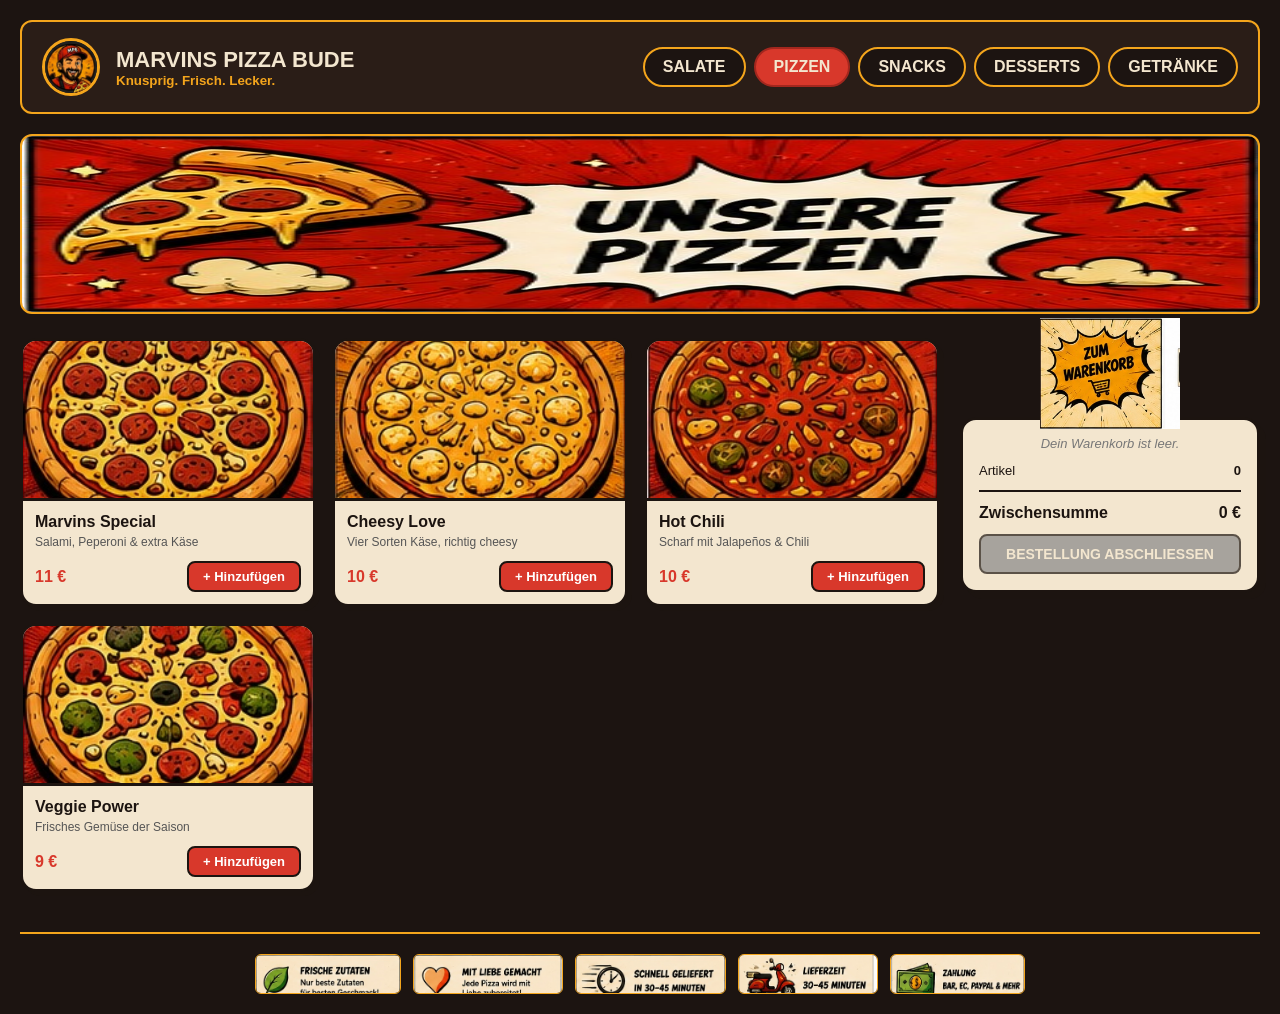
<file: Webp1/Projekt_Pizza/index.html>
<!doctype html>
<html lang="de">
  <head>
    <meta charset="UTF-8" />
    <meta name="viewport" content="width=device-width, initial-scale=1.0" />
    <link rel="stylesheet" href="style.css" />
    <title>Marvins Pizza Bude</title>
  </head>
  <body>
    <!-- Radio-Buttons für die Tab-Steuerung (Rein CSS) -->
    <input class="v-radio" type="radio" name="view" id="view_salate" />
    <input class="v-radio" type="radio" name="view" id="view_pizzas" checked />
    <input class="v-radio" type="radio" name="view" id="view_snacks" />
    <input class="v-radio" type="radio" name="view" id="view_desserts" />
    <input class="v-radio" type="radio" name="view" id="view_getraenke" />

    <div class="app">
      <!-- Header Navigation -->
      <header class="topbar">
        <div class="brand">
          <img
            class="brand_logo"
            src="pizza_bude_assets_complete/startseite/logo_icon.png"
            alt="Logo"
          />
          <div class="brand-text">
            <strong>MARVINS PIZZA BUDE</strong>
            <small>Knusprig. Frisch. Lecker.</small>
          </div>
        </div>
        <nav class="tabs">
          <label class="tab" for="view_salate">Salate</label>
          <label class="tab" for="view_pizzas">Pizzen</label>
          <label class="tab" for="view_snacks">Snacks</label>
          <label class="tab" for="view_desserts">Desserts</label>
          <label class="tab" for="view_getraenke">Getränke</label>
        </nav>
      </header>

      <!-- TAB: SALATE -->
      <section class="panel panel-salate">
        <div class="panel-banner salat-bild"></div>
        <div class="layout-grid">
          <div class="product-grid">
            <article class="card">
              <img class="card-img" src="pizza_bude_assets_complete/marvins_pizza_bude_assets/salate/salat_bauernsalat.jpg" alt="Bauernsalat" />
              <div class="card-body">
                <h3>Bauernsalat</h3>
                <p>Klassisch mit Hirtenkäse, Oliven & Tomaten</p>
                <div class="card-footer">
                  <span class="price">8 €</span>
                  <a href="#" class="btn-add">+ Hinzufügen</a>
                </div>
              </div>
            </article>
            <article class="card">
              <img class="card-img" src="pizza_bude_assets_complete/marvins_pizza_bude_assets/salate/salat_haehnchen.jpg" alt="Hähnchensalat" />
              <div class="card-body">
                <h3>Hähnchensalat</h3>
                <p>Gegrillte Hähnchenbruststreifen auf Blattsalat</p>
                <div class="card-footer">
                  <span class="price">9 €</span>
                  <a href="#" class="btn-add">+ Hinzufügen</a>
                </div>
              </div>
            </article>
            <article class="card">
              <img class="card-img" src="pizza_bude_assets_complete/marvins_pizza_bude_assets/salate/salat_thunfisch.jpg" alt="Thunfischsalat" />
              <div class="card-body">
                <h3>Thunfischsalat</h3>
                <p>Mit saftigem Thunfisch & Zwiebeln</p>
                <div class="card-footer">
                  <span class="price">8 €</span>
                  <a href="#" class="btn-add">+ Hinzufügen</a>
                </div>
              </div>
            </article>
          </div>

          <aside class="cart-sidebar">
            <div class="cart-badge-img">
              <img src="pizza_bude_assets_complete/startseite/button_warenkorb.jpg" alt="Zum Warenkorb" />
            </div>
            <div class="cart-box">
              <div class="cart-empty-msg">Dein Warenkorb ist leer.</div>
              <div class="cart-info-row">
                <span>Artikel</span>
                <strong class="cart-count">0</strong>
              </div>
              <hr class="cart-divider" />
              <div class="cart-info-row cart-total">
                <strong>Zwischensumme</strong>
                <strong class="cart-total-price">0 €</strong>
              </div>
              <button class="btn btn-checkout" disabled>BESTELLUNG ABSCHLIESSEN</button>
            </div>
          </aside>
        </div>
      </section>

      <!-- TAB: PIZZEN -->
      <section class="panel panel-pizzas">
        <div class="panel-banner pizzen-bild"></div>
        <div class="layout-grid">
          <div class="product-grid">
            <article class="card">
              <img class="card-img" src="pizza_bude_assets_complete/marvins_pizza_bude_assets/pizzas/pizza_marvin_special.jpg" alt="Marvins Special" />
              <div class="card-body">
                <h3>Marvins Special</h3>
                <p>Salami, Peperoni & extra Käse</p>
                <div class="card-footer">
                  <span class="price">11 €</span>
                  <a href="#" class="btn-add">+ Hinzufügen</a>
                </div>
              </div>
            </article>
            <article class="card">
              <img class="card-img" src="pizza_bude_assets_complete/marvins_pizza_bude_assets/pizzas/pizza_cheesy_love.jpg" alt="Cheesy Love" />
              <div class="card-body">
                <h3>Cheesy Love</h3>
                <p>Vier Sorten Käse, richtig cheesy</p>
                <div class="card-footer">
                  <span class="price">10 €</span>
                  <a href="#" class="btn-add">+ Hinzufügen</a>
                </div>
              </div>
            </article>
            <article class="card">
              <img class="card-img" src="pizza_bude_assets_complete/marvins_pizza_bude_assets/pizzas/pizza_hot_chili.jpg" alt="Hot Chili" />
              <div class="card-body">
                <h3>Hot Chili</h3>
                <p>Scharf mit Jalapeños & Chili</p>
                <div class="card-footer">
                  <span class="price">10 €</span>
                  <a href="#" class="btn-add">+ Hinzufügen</a>
                </div>
              </div>
            </article>
            <article class="card">
              <img class="card-img" src="pizza_bude_assets_complete/marvins_pizza_bude_assets/pizzas/pizza_veggie_power.jpg" alt="Veggie Power" />
              <div class="card-body">
                <h3>Veggie Power</h3>
                <p>Frisches Gemüse der Saison</p>
                <div class="card-footer">
                  <span class="price">9 €</span>
                  <a href="#" class="btn-add">+ Hinzufügen</a>
                </div>
              </div>
            </article>
          </div>

          <aside class="cart-sidebar">
            <div class="cart-badge-img">
              <img src="pizza_bude_assets_complete/startseite/button_warenkorb.jpg" alt="Zum Warenkorb" />
            </div>
            <div class="cart-box">
              <div class="cart-empty-msg">Dein Warenkorb ist leer.</div>
              <div class="cart-info-row">
                <span>Artikel</span>
                <strong class="cart-count">0</strong>
              </div>
              <hr class="cart-divider" />
              <div class="cart-info-row cart-total">
                <strong>Zwischensumme</strong>
                <strong class="cart-total-price">0 €</strong>
              </div>
              <button class="btn btn-checkout" disabled>BESTELLUNG ABSCHLIESSEN</button>
            </div>
          </aside>
        </div>
      </section>

      <!-- TAB: SNACKS -->
      <section class="panel panel-snacks">
        <div class="panel-banner snacks-bild"></div>
        <div class="layout-grid">
          <div class="product-grid">
            <article class="card">
              <img class="card-img" src="pizza_bude_assets_complete/marvins_pizza_bude_assets/snacks/snack_chicken_nuggets.jpg" alt="Chicken Nuggets" />
              <div class="card-body">
                <h3>Chicken Nuggets</h3>
                <p>Knusprige Hähnchen-Nuggets mit Dip</p>
                <div class="card-footer">
                  <span class="price">5 €</span>
                  <a href="#" class="btn-add">+ Hinzufügen</a>
                </div>
              </div>
            </article>
            <article class="card">
              <img class="card-img" src="pizza_bude_assets_complete/marvins_pizza_bude_assets/snacks/snack_chicken_wings.jpg" alt="Chicken Wings" />
              <div class="card-body">
                <h3>Chicken Wings</h3>
                <p>Würzig marinierte Chicken Wings</p>
                <div class="card-footer">
                  <span class="price">6 €</span>
                  <a href="#" class="btn-add">+ Hinzufügen</a>
                </div>
              </div>
            </article>
            <article class="card">
              <img class="card-img" src="pizza_bude_assets_complete/marvins_pizza_bude_assets/snacks/snack_knoblauchbrot.jpg" alt="Knoblauchbrot" />
              <div class="card-body">
                <h3>Knoblauchbrot</h3>
                <p>Knusprig gebacken mit Kräuterbutter</p>
                <div class="card-footer">
                  <span class="price">4 €</span>
                  <a href="#" class="btn-add">+ Hinzufügen</a>
                </div>
              </div>
            </article>
            <article class="card">
              <img class="card-img" src="pizza_bude_assets_complete/marvins_pizza_bude_assets/snacks/snack_mozzarella_sticks.jpg" alt="Mozzarella Sticks" />
              <div class="card-body">
                <h3>Mozzarella Sticks</h3>
                <p>Paniert mit schmelzendem Käsekern</p>
                <div class="card-footer">
                  <span class="price">5 €</span>
                  <a href="#" class="btn-add">+ Hinzufügen</a>
                </div>
              </div>
            </article>
            <article class="card">
              <img class="card-img" src="pizza_bude_assets_complete/marvins_pizza_bude_assets/snacks/snack_pommes.jpg" alt="Pommes" />
              <div class="card-body">
                <h3>Pommes Frites</h3>
                <p>Goldgelb und knusprig frittiert</p>
                <div class="card-footer">
                  <span class="price">3 €</span>
                  <a href="#" class="btn-add">+ Hinzufügen</a>
                </div>
              </div>
            </article>
          </div>

          <aside class="cart-sidebar">
            <div class="cart-badge-img">
              <img src="pizza_bude_assets_complete/startseite/button_warenkorb.jpg" alt="Zum Warenkorb" />
            </div>
            <div class="cart-box">
              <div class="cart-empty-msg">Dein Warenkorb ist leer.</div>
              <div class="cart-info-row">
                <span>Artikel</span>
                <strong class="cart-count">0</strong>
              </div>
              <hr class="cart-divider" />
              <div class="cart-info-row cart-total">
                <strong>Zwischensumme</strong>
                <strong class="cart-total-price">0 €</strong>
              </div>
              <button class="btn btn-checkout" disabled>BESTELLUNG ABSCHLIESSEN</button>
            </div>
          </aside>
        </div>
      </section>

      <!-- TAB: DESSERTS -->
      <section class="panel panel-desserts">
        <div class="panel-banner desserts-bild"></div>
        <div class="layout-grid">
          <div class="product-grid">
            <article class="card">
              <img class="card-img" src="pizza_bude_assets_complete/marvins_pizza_bude_assets/desserts/dessert_apfelstrudel.jpg" alt="Apfelstrudel" />
              <div class="card-body">
                <h3>Apfelstrudel</h3>
                <p>Warmer Apfelstrudel mit Zimt & Zucker</p>
                <div class="card-footer">
                  <span class="price">4 €</span>
                  <a href="#" class="btn-add">+ Hinzufügen</a>
                </div>
              </div>
            </article>
            <article class="card">
              <img class="card-img" src="pizza_bude_assets_complete/marvins_pizza_bude_assets/desserts/dessert_ice_cream.jpg" alt="Ice Cream" />
              <div class="card-body">
                <h3>Eisbecher</h3>
                <p>Cremiges Schokoeis im Becher</p>
                <div class="card-footer">
                  <span class="price">4 €</span>
                  <a href="#" class="btn-add">+ Hinzufügen</a>
                </div>
              </div>
            </article>
            <article class="card">
              <img class="card-img" src="pizza_bude_assets_complete/marvins_pizza_bude_assets/desserts/dessert_schoko_brownie.jpg" alt="Schoko Brownie" />
              <div class="card-body">
                <h3>Schoko Brownie</h3>
                <p>Saftiger Schokoladenkuchen</p>
                <div class="card-footer">
                  <span class="price">4 €</span>
                  <a href="#" class="btn-add">+ Hinzufügen</a>
                </div>
              </div>
            </article>
            <article class="card">
              <img class="card-img" src="pizza_bude_assets_complete/marvins_pizza_bude_assets/desserts/dessert_tiramisu.jpg" alt="Tiramisu" />
              <div class="card-body">
                <h3>Tiramisu</h3>
                <p>Klassisch italienisch mit Mascarpone & Espresso</p>
                <div class="card-footer">
                  <span class="price">5 €</span>
                  <a href="#" class="btn-add">+ Hinzufügen</a>
                </div>
              </div>
            </article>
          </div>

          <aside class="cart-sidebar">
            <div class="cart-badge-img">
              <img src="pizza_bude_assets_complete/startseite/button_warenkorb.jpg" alt="Zum Warenkorb" />
            </div>
            <div class="cart-box">
              <div class="cart-empty-msg">Dein Warenkorb ist leer.</div>
              <div class="cart-info-row">
                <span>Artikel</span>
                <strong class="cart-count">0</strong>
              </div>
              <hr class="cart-divider" />
              <div class="cart-info-row cart-total">
                <strong>Zwischensumme</strong>
                <strong class="cart-total-price">0 €</strong>
              </div>
              <button class="btn btn-checkout" disabled>BESTELLUNG ABSCHLIESSEN</button>
            </div>
          </aside>
        </div>
      </section>

      <!-- TAB: GETRÄNKE -->
      <section class="panel panel-getraenke">
        <div class="panel-banner getraenke-bild"></div>
        <div class="layout-grid">
          <div class="product-grid">
            <article class="card">
              <img class="card-img" src="pizza_bude_assets_complete/marvins_pizza_bude_assets/getraenke/getraenk_coca_cola.jpg" alt="Coca Cola" />
              <div class="card-body">
                <h3>Coca Cola 0.5l</h3>
                <p>Eiskalt serviert</p>
                <div class="card-footer">
                  <span class="price">3 €</span>
                  <a href="#" class="btn-add">+ Hinzufügen</a>
                </div>
              </div>
            </article>
            <article class="card">
              <img class="card-img" src="pizza_bude_assets_complete/marvins_pizza_bude_assets/getraenke/getraenk_coca_zero.jpg" alt="Coca Cola Zero" />
              <div class="card-body">
                <h3>Coca Cola Zero 0.5l</h3>
                <p>Voller Geschmack, ohne Zucker</p>
                <div class="card-footer">
                  <span class="price">3 €</span>
                  <a href="#" class="btn-add">+ Hinzufügen</a>
                </div>
              </div>
            </article>
            <article class="card">
              <img class="card-img" src="pizza_bude_assets_complete/marvins_pizza_bude_assets/getraenke/getraenk_fanta.jpg" alt="Fanta" />
              <div class="card-body">
                <h3>Fanta 0.5l</h3>
                <p>Fruchtiger Orangengeschmack</p>
                <div class="card-footer">
                  <span class="price">3 €</span>
                  <a href="#" class="btn-add">+ Hinzufügen</a>
                </div>
              </div>
            </article>
            <article class="card">
              <img class="card-img" src="pizza_bude_assets_complete/marvins_pizza_bude_assets/getraenke/getraenk_sprite.jpg" alt="Sprite" />
              <div class="card-body">
                <h3>Sprite 0.5l</h3>
                <p>Erfrischender Zitronen-Limetten-Geschmack</p>
                <div class="card-footer">
                  <span class="price">3 €</span>
                  <a href="#" class="btn-add">+ Hinzufügen</a>
                </div>
              </div>
            </article>
            <article class="card">
              <img class="card-img" src="pizza_bude_assets_complete/marvins_pizza_bude_assets/getraenke/getraenk_wasser.jpg" alt="Mineralwasser" />
              <div class="card-body">
                <h3>Mineralwasser 0.5l</h3>
                <p>Erfrischend mit Kohlensäure</p>
                <div class="card-footer">
                  <span class="price">2 €</span>
                  <a href="#" class="btn-add">+ Hinzufügen</a>
                </div>
              </div>
            </article>
          </div>

          <aside class="cart-sidebar">
            <div class="cart-badge-img">
              <img src="pizza_bude_assets_complete/startseite/button_warenkorb.jpg" alt="Zum Warenkorb" />
            </div>
            <div class="cart-box">
              <div class="cart-empty-msg">Dein Warenkorb ist leer.</div>
              <div class="cart-info-row">
                <span>Artikel</span>
                <strong class="cart-count">0</strong>
              </div>
              <hr class="cart-divider" />
              <div class="cart-info-row cart-total">
                <strong>Zwischensumme</strong>
                <strong class="cart-total-price">0 €</strong>
              </div>
              <button class="btn btn-checkout" disabled>BESTELLUNG ABSCHLIESSEN</button>
            </div>
          </aside>
        </div>
      </section>

      <!-- Info Footer-Banner -->
      <footer class="info-footer">
        <div class="info-badges">
          <img src="pizza_bude_assets_complete/startseite/info_frische_zutaten.jpg" alt="Frische Zutaten" />
          <img src="pizza_bude_assets_complete/startseite/info_mit_liebe_gemacht.jpg" alt="Mit Liebe gemacht" />
          <img src="pizza_bude_assets_complete/startseite/info_schnell_geliefert.jpg" alt="Schnell geliefert" />
          <img src="pizza_bude_assets_complete/startseite/info_lieferzeit.jpg" alt="Lieferzeit" />
          <img src="pizza_bude_assets_complete/startseite/info_zahlung.jpg" alt="Zahlungsmethoden" />
        </div>
      </footer>
    </div>
  </body>
</html>
</file>
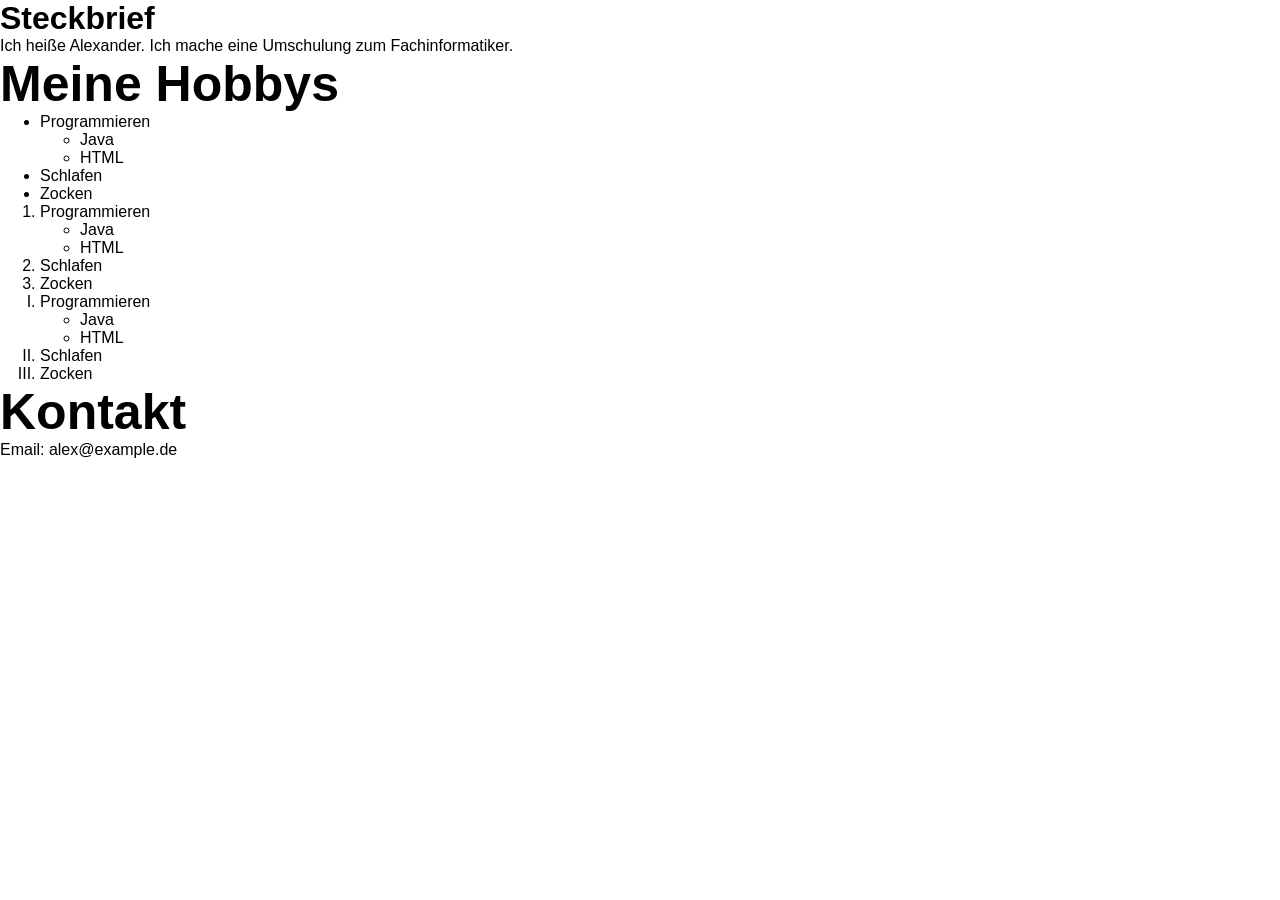
<file: Webp1/Tag01/index.html>
<!doctype html>
<html lang="de">
  <head>
    <meta charset="UTF-8" />
    <meta name="viewport" content="width=device-width, initial-scale=1.0" />
    <link rel="stylesheet" href="style.css">
    <title>Steckbrief</title>
  </head>
  <body>
    <h1>Steckbrief</h1>
    <p>Ich heiße Alexander. Ich mache eine Umschulung zum Fachinformatiker.</p>
    <h2>Meine Hobbys</h2>
    <ul>
      <li>Programmieren</li>
      <ul>
        <li>Java</li>
        <li>HTML</li>
      </ul>
      <li>Schlafen</li>
      <li>Zocken</li>
    </ul>
    <ol>
      <li>Programmieren</li>
      <ul>
        <li>Java</li>
        <li>HTML</li>
      </ul>
      <li>Schlafen</li>
      <li>Zocken</li>
    </ol>
    <ol type="I">
      <li>Programmieren</li>
      <ul>
        <li>Java</li>
        <li>HTML</li>
      </ul>
      <li>Schlafen</li>
      <li>Zocken</li>
    </ol>

    <h2>Kontakt</h2>
    <p>Email: alex@example.de</p>
  </body>
</html>
</file>
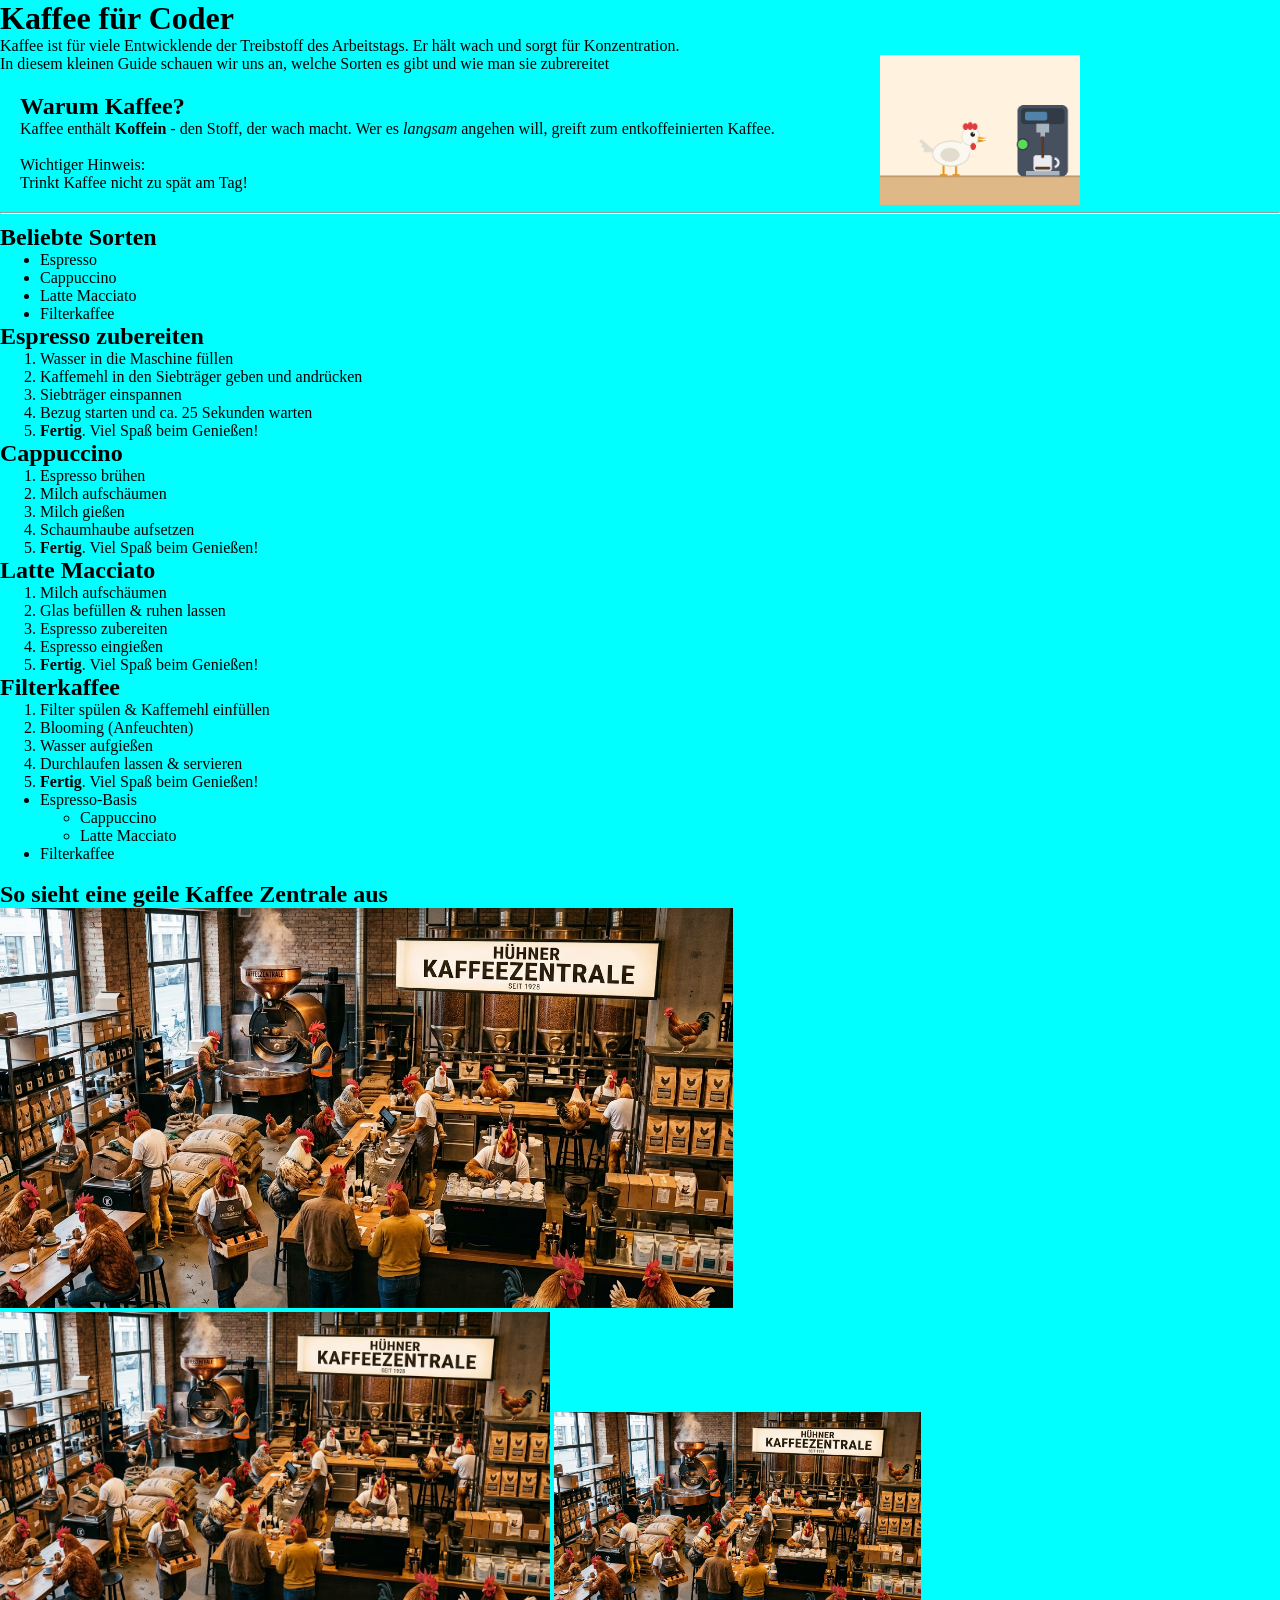
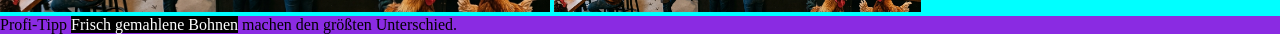
<file: Webp1/Tag02/index.html>
<!doctype html>
<html lang="en">
  <head>
    <meta charset="UTF-8" />
    <meta name="viewport" content="width=device-width, initial-scale=1.0" />
    <link rel="stylesheet" href="style.css" />
    <title>Kaffee für Coder</title>
  </head>
  <body>
    <h1>Kaffee für Coder</h1>
    <p>
      Kaffee ist für viele Entwicklende der Treibstoff des Arbeitstags. Er hält
      wach und sorgt für Konzentration.
    </p>

    <div>
      <img
        src="/Webp1/Tag02/img/huhn_kaffeemaschine.gif"
        alt="Huhn bedient Kaffeemaschine"
        style="float: right; margin-right: 200px; margin-left: 20px; width: 200px"
      />
    </div>

    <p>
      In diesem kleinen Guide schauen wir uns an, welche Sorten es gibt und wie
      man sie zubrereitet
    </p>

    <div class="whyCoffe">
      <h2>Warum Kaffee?</h2>

      <p>
        Kaffee enthält <strong>Koffein</strong> - den Stoff, der wach macht. Wer
        es <em>langsam</em> angehen will, greift zum entkoffeinierten Kaffee.
      </p>

      <br>

      <p>
        Wichtiger Hinweis: <br />
        Trinkt Kaffee nicht zu spät am Tag!
      </p>
    </div>

    <hr />

    <h2>Beliebte Sorten</h2>
    <ul>
      <li>Espresso</li>
      <li>Cappuccino</li>
      <li>Latte Macciato</li>
      <li>Filterkaffee</li>
    </ul>

    <h2>Espresso zubereiten</h2>
    <ol>
      <li>Wasser in die Maschine füllen</li>
      <li>Kaffemehl in den Siebträger geben und andrücken</li>
      <li>Siebträger einspannen</li>
      <li>Bezug starten und ca. 25 Sekunden warten</li>
      <li><strong>Fertig</strong>. Viel Spaß beim Genießen!</li>
    </ol>

    <h2>Cappuccino</h2>
    <ol>
      <li>Espresso brühen</li>
      <li>Milch aufschäumen</li>
      <li>Milch gießen</li>
      <li>Schaumhaube aufsetzen</li>
      <li><strong>Fertig</strong>. Viel Spaß beim Genießen!</li>
    </ol>

    <h2>Latte Macciato</h2>
    <ol>
      <li>Milch aufschäumen</li>
      <li>Glas befüllen & ruhen lassen</li>
      <li>Espresso zubereiten</li>
      <li>Espresso eingießen</li>
      <li><strong>Fertig</strong>. Viel Spaß beim Genießen!</li>
    </ol>

    <h2>Filterkaffee</h2>
    <ol>
      <li>Filter spülen & Kaffemehl einfüllen</li>
      <li>Blooming (Anfeuchten)</li>
      <li>Wasser aufgießen</li>
      <li>Durchlaufen lassen & servieren</li>
      <li><strong>Fertig</strong>. Viel Spaß beim Genießen!</li>
    </ol>

    <ul>
      <li>
        Espresso-Basis
        <ul>
          <li>Cappuccino</li>
          <li>Latte Macciato</li>
        </ul>
      </li>
      <li>Filterkaffee</li>
    </ul>

    <br />

    <h2>So sieht eine geile Kaffee Zentrale aus</h2>
    <img
      src="/Webp1/Tag02/img/Gemini_Generated_Image_dktkagdktkagdktk.jpg"
      alt="Kaffezentrale"
      height="400px"
    />
    <img
      src="/Webp1/Tag02/img/Gemini_Generated_Image_dktkagdktkagdktk.jpg"
      alt="Kaffezentrale"
      height="300px"
    />
    <img
      src="/Webp1/Tag02/img/Gemini_Generated_Image_dktkagdktkagdktk.jpg"
      alt="Kaffezentrale"
      height="200px"
    />

    <br />

    <div class="hinweis">
      <p>
        Profi-Tipp <span class="wichtig">Frisch gemahlene Bohnen</span> machen
        den größten Unterschied.
      </p>
    </div>
  </body>
</html>
</file>
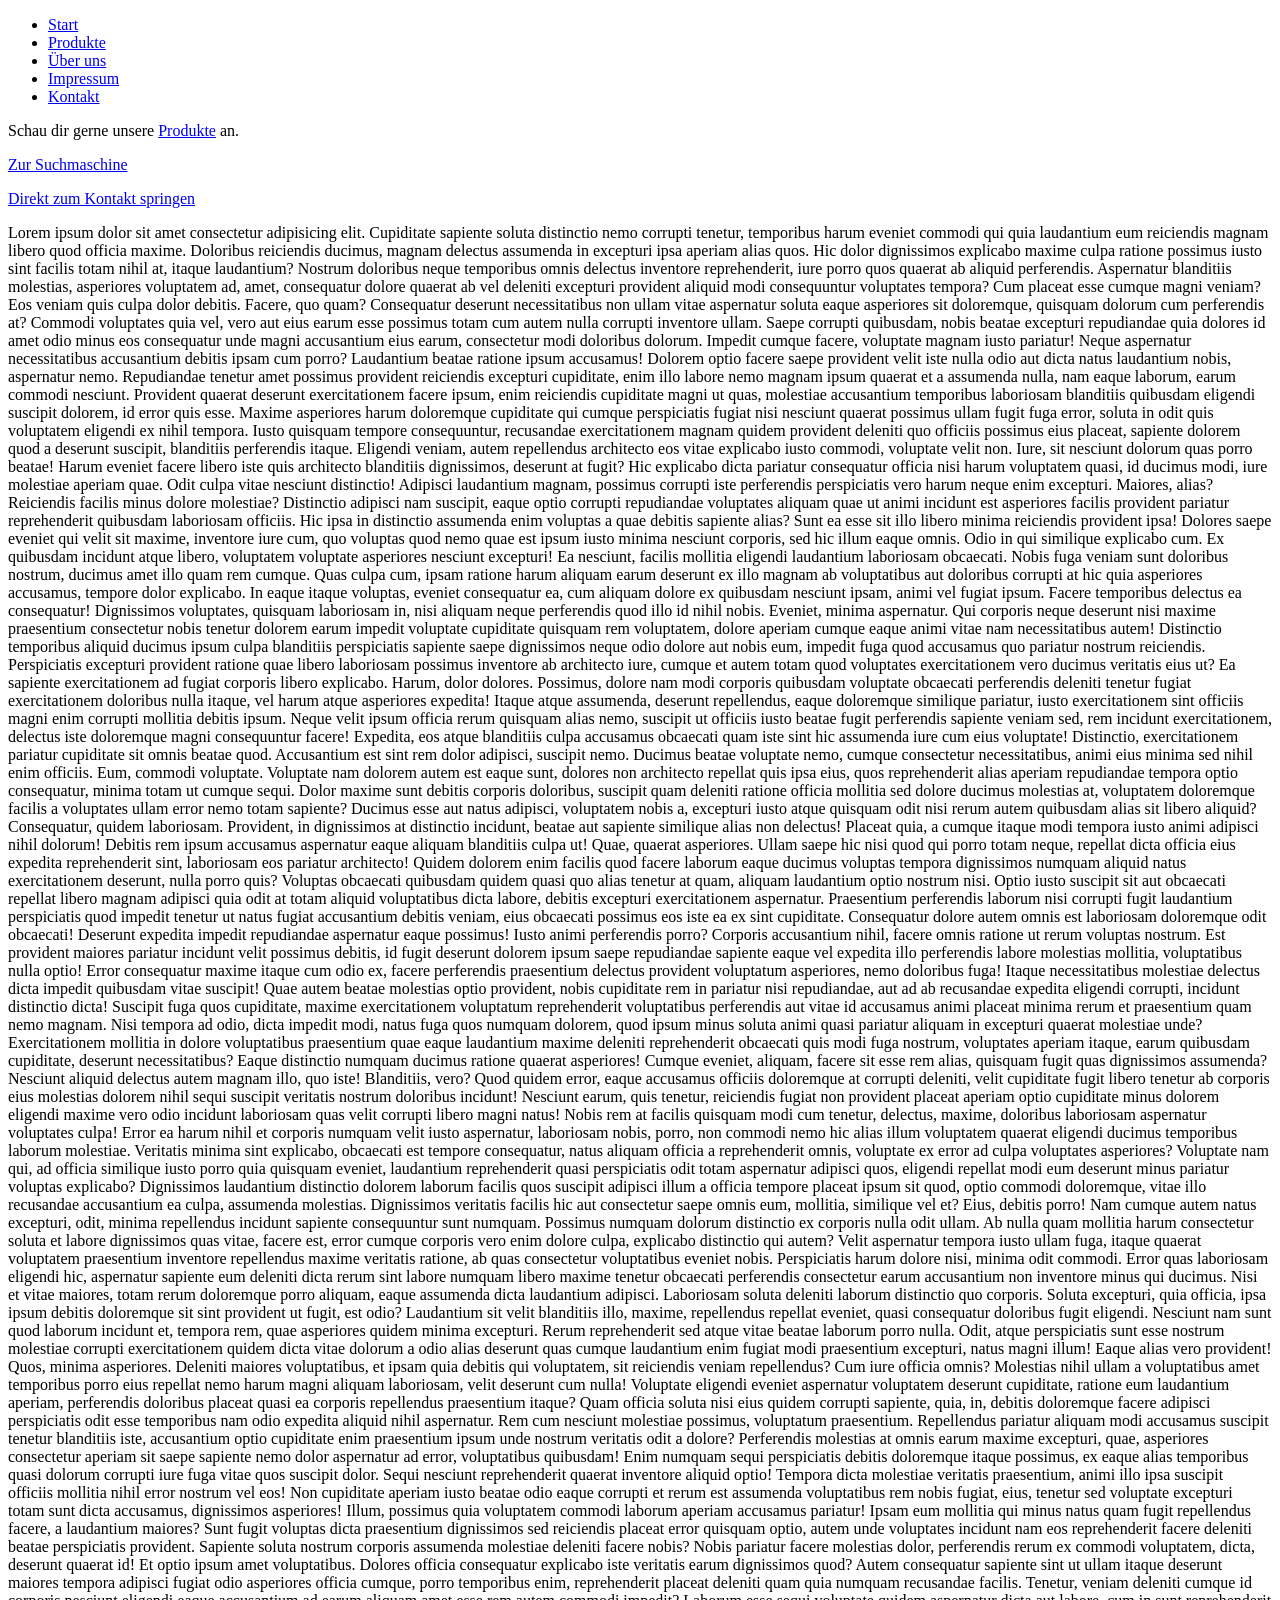
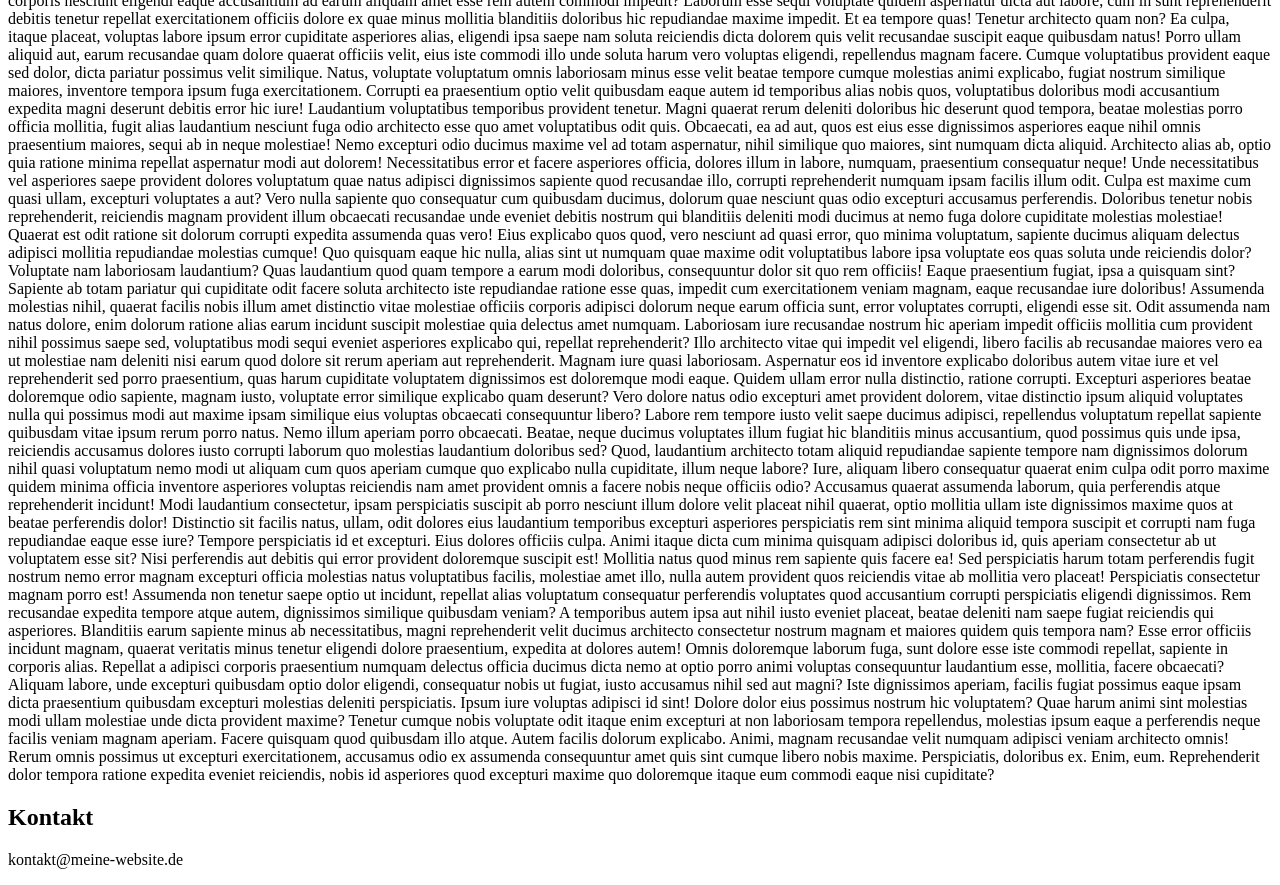
<file: Webp1/Tag03/index.html>
<!doctype html>
<html lang="de">
  <head>
    <meta charset="UTF-8" />
    <meta name="viewport" content="width=device-width, initial-scale=1.0" />
    <link rel="stylesheet" href="style.css" />
    <title>Meine Website</title>
  </head>
  <body>
    <nav>
      <ul>
        <li><a href="index.html">Start</a></li>
        <li><a href="pages/produkt.html">Produkte</a></li>
        <li><a href="pages/ueber-uns.html">Über uns</a></li>
        <li><a href="pages/impressum.html">Impressum</a></li>
        <li><a href="pages/kontakt.html">Kontakt</a></li>
      </ul>
    </nav>

    <p>
      Schau dir gerne unsere
      <a href="/Webp1/Tag03/pages/produkt.html" target="_blank">Produkte</a> an.
    </p>

    <p><a href="http://www.google.de" target="_blank">Zur Suchmaschine</a></p>

    <p><a href="mailto:kontakt@meine-website.de"></a></p>

    <p><a href="#kontakt">Direkt zum Kontakt springen</a></p>

    <p>
      Lorem ipsum dolor sit amet consectetur adipisicing elit. Cupiditate
      sapiente soluta distinctio nemo corrupti tenetur, temporibus harum eveniet
      commodi qui quia laudantium eum reiciendis magnam libero quod officia
      maxime. Doloribus reiciendis ducimus, magnam delectus assumenda in
      excepturi ipsa aperiam alias quos. Hic dolor dignissimos explicabo maxime
      culpa ratione possimus iusto sint facilis totam nihil at, itaque
      laudantium? Nostrum doloribus neque temporibus omnis delectus inventore
      reprehenderit, iure porro quos quaerat ab aliquid perferendis. Aspernatur
      blanditiis molestias, asperiores voluptatem ad, amet, consequatur dolore
      quaerat ab vel deleniti excepturi provident aliquid modi consequuntur
      voluptates tempora? Cum placeat esse cumque magni veniam? Eos veniam quis
      culpa dolor debitis. Facere, quo quam? Consequatur deserunt necessitatibus
      non ullam vitae aspernatur soluta eaque asperiores sit doloremque,
      quisquam dolorum cum perferendis at? Commodi voluptates quia vel, vero aut
      eius earum esse possimus totam cum autem nulla corrupti inventore ullam.
      Saepe corrupti quibusdam, nobis beatae excepturi repudiandae quia dolores
      id amet odio minus eos consequatur unde magni accusantium eius earum,
      consectetur modi doloribus dolorum. Impedit cumque facere, voluptate
      magnam iusto pariatur! Neque aspernatur necessitatibus accusantium debitis
      ipsam cum porro? Laudantium beatae ratione ipsum accusamus! Dolorem optio
      facere saepe provident velit iste nulla odio aut dicta natus laudantium
      nobis, aspernatur nemo. Repudiandae tenetur amet possimus provident
      reiciendis excepturi cupiditate, enim illo labore nemo magnam ipsum
      quaerat et a assumenda nulla, nam eaque laborum, earum commodi nesciunt.
      Provident quaerat deserunt exercitationem facere ipsum, enim reiciendis
      cupiditate magni ut quas, molestiae accusantium temporibus laboriosam
      blanditiis quibusdam eligendi suscipit dolorem, id error quis esse. Maxime
      asperiores harum doloremque cupiditate qui cumque perspiciatis fugiat nisi
      nesciunt quaerat possimus ullam fugit fuga error, soluta in odit quis
      voluptatem eligendi ex nihil tempora. Iusto quisquam tempore consequuntur,
      recusandae exercitationem magnam quidem provident deleniti quo officiis
      possimus eius placeat, sapiente dolorem quod a deserunt suscipit,
      blanditiis perferendis itaque. Eligendi veniam, autem repellendus
      architecto eos vitae explicabo iusto commodi, voluptate velit non. Iure,
      sit nesciunt dolorum quas porro beatae! Harum eveniet facere libero iste
      quis architecto blanditiis dignissimos, deserunt at fugit? Hic explicabo
      dicta pariatur consequatur officia nisi harum voluptatem quasi, id ducimus
      modi, iure molestiae aperiam quae. Odit culpa vitae nesciunt distinctio!
      Adipisci laudantium magnam, possimus corrupti iste perferendis
      perspiciatis vero harum neque enim excepturi. Maiores, alias? Reiciendis
      facilis minus dolore molestiae? Distinctio adipisci nam suscipit, eaque
      optio corrupti repudiandae voluptates aliquam quae ut animi incidunt est
      asperiores facilis provident pariatur reprehenderit quibusdam laboriosam
      officiis. Hic ipsa in distinctio assumenda enim voluptas a quae debitis
      sapiente alias? Sunt ea esse sit illo libero minima reiciendis provident
      ipsa! Dolores saepe eveniet qui velit sit maxime, inventore iure cum, quo
      voluptas quod nemo quae est ipsum iusto minima nesciunt corporis, sed hic
      illum eaque omnis. Odio in qui similique explicabo cum. Ex quibusdam
      incidunt atque libero, voluptatem voluptate asperiores nesciunt excepturi!
      Ea nesciunt, facilis mollitia eligendi laudantium laboriosam obcaecati.
      Nobis fuga veniam sunt doloribus nostrum, ducimus amet illo quam rem
      cumque. Quas culpa cum, ipsam ratione harum aliquam earum deserunt ex illo
      magnam ab voluptatibus aut doloribus corrupti at hic quia asperiores
      accusamus, tempore dolor explicabo. In eaque itaque voluptas, eveniet
      consequatur ea, cum aliquam dolore ex quibusdam nesciunt ipsam, animi vel
      fugiat ipsum. Facere temporibus delectus ea consequatur! Dignissimos
      voluptates, quisquam laboriosam in, nisi aliquam neque perferendis quod
      illo id nihil nobis. Eveniet, minima aspernatur. Qui corporis neque
      deserunt nisi maxime praesentium consectetur nobis tenetur dolorem earum
      impedit voluptate cupiditate quisquam rem voluptatem, dolore aperiam
      cumque eaque animi vitae nam necessitatibus autem! Distinctio temporibus
      aliquid ducimus ipsum culpa blanditiis perspiciatis sapiente saepe
      dignissimos neque odio dolore aut nobis eum, impedit fuga quod accusamus
      quo pariatur nostrum reiciendis. Perspiciatis excepturi provident ratione
      quae libero laboriosam possimus inventore ab architecto iure, cumque et
      autem totam quod voluptates exercitationem vero ducimus veritatis eius ut?
      Ea sapiente exercitationem ad fugiat corporis libero explicabo. Harum,
      dolor dolores. Possimus, dolore nam modi corporis quibusdam voluptate
      obcaecati perferendis deleniti tenetur fugiat exercitationem doloribus
      nulla itaque, vel harum atque asperiores expedita! Itaque atque assumenda,
      deserunt repellendus, eaque doloremque similique pariatur, iusto
      exercitationem sint officiis magni enim corrupti mollitia debitis ipsum.
      Neque velit ipsum officia rerum quisquam alias nemo, suscipit ut officiis
      iusto beatae fugit perferendis sapiente veniam sed, rem incidunt
      exercitationem, delectus iste doloremque magni consequuntur facere!
      Expedita, eos atque blanditiis culpa accusamus obcaecati quam iste sint
      hic assumenda iure cum eius voluptate! Distinctio, exercitationem pariatur
      cupiditate sit omnis beatae quod. Accusantium est sint rem dolor adipisci,
      suscipit nemo. Ducimus beatae voluptate nemo, cumque consectetur
      necessitatibus, animi eius minima sed nihil enim officiis. Eum, commodi
      voluptate. Voluptate nam dolorem autem est eaque sunt, dolores non
      architecto repellat quis ipsa eius, quos reprehenderit alias aperiam
      repudiandae tempora optio consequatur, minima totam ut cumque sequi. Dolor
      maxime sunt debitis corporis doloribus, suscipit quam deleniti ratione
      officia mollitia sed dolore ducimus molestias at, voluptatem doloremque
      facilis a voluptates ullam error nemo totam sapiente? Ducimus esse aut
      natus adipisci, voluptatem nobis a, excepturi iusto atque quisquam odit
      nisi rerum autem quibusdam alias sit libero aliquid? Consequatur, quidem
      laboriosam. Provident, in dignissimos at distinctio incidunt, beatae aut
      sapiente similique alias non delectus! Placeat quia, a cumque itaque modi
      tempora iusto animi adipisci nihil dolorum! Debitis rem ipsum accusamus
      aspernatur eaque aliquam blanditiis culpa ut! Quae, quaerat asperiores.
      Ullam saepe hic nisi quod qui porro totam neque, repellat dicta officia
      eius expedita reprehenderit sint, laboriosam eos pariatur architecto!
      Quidem dolorem enim facilis quod facere laborum eaque ducimus voluptas
      tempora dignissimos numquam aliquid natus exercitationem deserunt, nulla
      porro quis? Voluptas obcaecati quibusdam quidem quasi quo alias tenetur at
      quam, aliquam laudantium optio nostrum nisi. Optio iusto suscipit sit aut
      obcaecati repellat libero magnam adipisci quia odit at totam aliquid
      voluptatibus dicta labore, debitis excepturi exercitationem aspernatur.
      Praesentium perferendis laborum nisi corrupti fugit laudantium
      perspiciatis quod impedit tenetur ut natus fugiat accusantium debitis
      veniam, eius obcaecati possimus eos iste ea ex sint cupiditate.
      Consequatur dolore autem omnis est laboriosam doloremque odit obcaecati!
      Deserunt expedita impedit repudiandae aspernatur eaque possimus! Iusto
      animi perferendis porro? Corporis accusantium nihil, facere omnis ratione
      ut rerum voluptas nostrum. Est provident maiores pariatur incidunt velit
      possimus debitis, id fugit deserunt dolorem ipsum saepe repudiandae
      sapiente eaque vel expedita illo perferendis labore molestias mollitia,
      voluptatibus nulla optio! Error consequatur maxime itaque cum odio ex,
      facere perferendis praesentium delectus provident voluptatum asperiores,
      nemo doloribus fuga! Itaque necessitatibus molestiae delectus dicta
      impedit quibusdam vitae suscipit! Quae autem beatae molestias optio
      provident, nobis cupiditate rem in pariatur nisi repudiandae, aut ad ab
      recusandae expedita eligendi corrupti, incidunt distinctio dicta! Suscipit
      fuga quos cupiditate, maxime exercitationem voluptatum reprehenderit
      voluptatibus perferendis aut vitae id accusamus animi placeat minima rerum
      et praesentium quam nemo magnam. Nisi tempora ad odio, dicta impedit modi,
      natus fuga quos numquam dolorem, quod ipsum minus soluta animi quasi
      pariatur aliquam in excepturi quaerat molestiae unde? Exercitationem
      mollitia in dolore voluptatibus praesentium quae eaque laudantium maxime
      deleniti reprehenderit obcaecati quis modi fuga nostrum, voluptates
      aperiam itaque, earum quibusdam cupiditate, deserunt necessitatibus? Eaque
      distinctio numquam ducimus ratione quaerat asperiores! Cumque eveniet,
      aliquam, facere sit esse rem alias, quisquam fugit quas dignissimos
      assumenda? Nesciunt aliquid delectus autem magnam illo, quo iste!
      Blanditiis, vero? Quod quidem error, eaque accusamus officiis doloremque
      at corrupti deleniti, velit cupiditate fugit libero tenetur ab corporis
      eius molestias dolorem nihil sequi suscipit veritatis nostrum doloribus
      incidunt! Nesciunt earum, quis tenetur, reiciendis fugiat non provident
      placeat aperiam optio cupiditate minus dolorem eligendi maxime vero odio
      incidunt laboriosam quas velit corrupti libero magni natus! Nobis rem at
      facilis quisquam modi cum tenetur, delectus, maxime, doloribus laboriosam
      aspernatur voluptates culpa! Error ea harum nihil et corporis numquam
      velit iusto aspernatur, laboriosam nobis, porro, non commodi nemo hic
      alias illum voluptatem quaerat eligendi ducimus temporibus laborum
      molestiae. Veritatis minima sint explicabo, obcaecati est tempore
      consequatur, natus aliquam officia a reprehenderit omnis, voluptate ex
      error ad culpa voluptates asperiores? Voluptate nam qui, ad officia
      similique iusto porro quia quisquam eveniet, laudantium reprehenderit
      quasi perspiciatis odit totam aspernatur adipisci quos, eligendi repellat
      modi eum deserunt minus pariatur voluptas explicabo? Dignissimos
      laudantium distinctio dolorem laborum facilis quos suscipit adipisci illum
      a officia tempore placeat ipsum sit quod, optio commodi doloremque, vitae
      illo recusandae accusantium ea culpa, assumenda molestias. Dignissimos
      veritatis facilis hic aut consectetur saepe omnis eum, mollitia, similique
      vel et? Eius, debitis porro! Nam cumque autem natus excepturi, odit,
      minima repellendus incidunt sapiente consequuntur sunt numquam. Possimus
      numquam dolorum distinctio ex corporis nulla odit ullam. Ab nulla quam
      mollitia harum consectetur soluta et labore dignissimos quas vitae, facere
      est, error cumque corporis vero enim dolore culpa, explicabo distinctio
      qui autem? Velit aspernatur tempora iusto ullam fuga, itaque quaerat
      voluptatem praesentium inventore repellendus maxime veritatis ratione, ab
      quas consectetur voluptatibus eveniet nobis. Perspiciatis harum dolore
      nisi, minima odit commodi. Error quas laboriosam eligendi hic, aspernatur
      sapiente eum deleniti dicta rerum sint labore numquam libero maxime
      tenetur obcaecati perferendis consectetur earum accusantium non inventore
      minus qui ducimus. Nisi et vitae maiores, totam rerum doloremque porro
      aliquam, eaque assumenda dicta laudantium adipisci. Laboriosam soluta
      deleniti laborum distinctio quo corporis. Soluta excepturi, quia officia,
      ipsa ipsum debitis doloremque sit sint provident ut fugit, est odio?
      Laudantium sit velit blanditiis illo, maxime, repellendus repellat
      eveniet, quasi consequatur doloribus fugit eligendi. Nesciunt nam sunt
      quod laborum incidunt et, tempora rem, quae asperiores quidem minima
      excepturi. Rerum reprehenderit sed atque vitae beatae laborum porro nulla.
      Odit, atque perspiciatis sunt esse nostrum molestiae corrupti
      exercitationem quidem dicta vitae dolorum a odio alias deserunt quas
      cumque laudantium enim fugiat modi praesentium excepturi, natus magni
      illum! Eaque alias vero provident! Quos, minima asperiores. Deleniti
      maiores voluptatibus, et ipsam quia debitis qui voluptatem, sit reiciendis
      veniam repellendus? Cum iure officia omnis? Molestias nihil ullam a
      voluptatibus amet temporibus porro eius repellat nemo harum magni aliquam
      laboriosam, velit deserunt cum nulla! Voluptate eligendi eveniet
      aspernatur voluptatem deserunt cupiditate, ratione eum laudantium aperiam,
      perferendis doloribus placeat quasi ea corporis repellendus praesentium
      itaque? Quam officia soluta nisi eius quidem corrupti sapiente, quia, in,
      debitis doloremque facere adipisci perspiciatis odit esse temporibus nam
      odio expedita aliquid nihil aspernatur. Rem cum nesciunt molestiae
      possimus, voluptatum praesentium. Repellendus pariatur aliquam modi
      accusamus suscipit tenetur blanditiis iste, accusantium optio cupiditate
      enim praesentium ipsum unde nostrum veritatis odit a dolore? Perferendis
      molestias at omnis earum maxime excepturi, quae, asperiores consectetur
      aperiam sit saepe sapiente nemo dolor aspernatur ad error, voluptatibus
      quibusdam! Enim numquam sequi perspiciatis debitis doloremque itaque
      possimus, ex eaque alias temporibus quasi dolorum corrupti iure fuga vitae
      quos suscipit dolor. Sequi nesciunt reprehenderit quaerat inventore
      aliquid optio! Tempora dicta molestiae veritatis praesentium, animi illo
      ipsa suscipit officiis mollitia nihil error nostrum vel eos! Non
      cupiditate aperiam iusto beatae odio eaque corrupti et rerum est assumenda
      voluptatibus rem nobis fugiat, eius, tenetur sed voluptate excepturi totam
      sunt dicta accusamus, dignissimos asperiores! Illum, possimus quia
      voluptatem commodi laborum aperiam accusamus pariatur! Ipsam eum mollitia
      qui minus natus quam fugit repellendus facere, a laudantium maiores? Sunt
      fugit voluptas dicta praesentium dignissimos sed reiciendis placeat error
      quisquam optio, autem unde voluptates incidunt nam eos reprehenderit
      facere deleniti beatae perspiciatis provident. Sapiente soluta nostrum
      corporis assumenda molestiae deleniti facere nobis? Nobis pariatur facere
      molestias dolor, perferendis rerum ex commodi voluptatem, dicta, deserunt
      quaerat id! Et optio ipsum amet voluptatibus. Dolores officia consequatur
      explicabo iste veritatis earum dignissimos quod? Autem consequatur
      sapiente sint ut ullam itaque deserunt maiores tempora adipisci fugiat
      odio asperiores officia cumque, porro temporibus enim, reprehenderit
      placeat deleniti quam quia numquam recusandae facilis. Tenetur, veniam
      deleniti cumque id corporis nesciunt eligendi eaque accusantium ad earum
      aliquam amet esse rem autem commodi impedit? Laborum esse sequi voluptate
      quidem aspernatur dicta aut labore, cum in sunt reprehenderit debitis
      tenetur repellat exercitationem officiis dolore ex quae minus mollitia
      blanditiis doloribus hic repudiandae maxime impedit. Et ea tempore quas!
      Tenetur architecto quam non? Ea culpa, itaque placeat, voluptas labore
      ipsum error cupiditate asperiores alias, eligendi ipsa saepe nam soluta
      reiciendis dicta dolorem quis velit recusandae suscipit eaque quibusdam
      natus! Porro ullam aliquid aut, earum recusandae quam dolore quaerat
      officiis velit, eius iste commodi illo unde soluta harum vero voluptas
      eligendi, repellendus magnam facere. Cumque voluptatibus provident eaque
      sed dolor, dicta pariatur possimus velit similique. Natus, voluptate
      voluptatum omnis laboriosam minus esse velit beatae tempore cumque
      molestias animi explicabo, fugiat nostrum similique maiores, inventore
      tempora ipsum fuga exercitationem. Corrupti ea praesentium optio velit
      quibusdam eaque autem id temporibus alias nobis quos, voluptatibus
      doloribus modi accusantium expedita magni deserunt debitis error hic iure!
      Laudantium voluptatibus temporibus provident tenetur. Magni quaerat rerum
      deleniti doloribus hic deserunt quod tempora, beatae molestias porro
      officia mollitia, fugit alias laudantium nesciunt fuga odio architecto
      esse quo amet voluptatibus odit quis. Obcaecati, ea ad aut, quos est eius
      esse dignissimos asperiores eaque nihil omnis praesentium maiores, sequi
      ab in neque molestiae! Nemo excepturi odio ducimus maxime vel ad totam
      aspernatur, nihil similique quo maiores, sint numquam dicta aliquid.
      Architecto alias ab, optio quia ratione minima repellat aspernatur modi
      aut dolorem! Necessitatibus error et facere asperiores officia, dolores
      illum in labore, numquam, praesentium consequatur neque! Unde
      necessitatibus vel asperiores saepe provident dolores voluptatum quae
      natus adipisci dignissimos sapiente quod recusandae illo, corrupti
      reprehenderit numquam ipsam facilis illum odit. Culpa est maxime cum quasi
      ullam, excepturi voluptates a aut? Vero nulla sapiente quo consequatur cum
      quibusdam ducimus, dolorum quae nesciunt quas odio excepturi accusamus
      perferendis. Doloribus tenetur nobis reprehenderit, reiciendis magnam
      provident illum obcaecati recusandae unde eveniet debitis nostrum qui
      blanditiis deleniti modi ducimus at nemo fuga dolore cupiditate molestias
      molestiae! Quaerat est odit ratione sit dolorum corrupti expedita
      assumenda quas vero! Eius explicabo quos quod, vero nesciunt ad quasi
      error, quo minima voluptatum, sapiente ducimus aliquam delectus adipisci
      mollitia repudiandae molestias cumque! Quo quisquam eaque hic nulla, alias
      sint ut numquam quae maxime odit voluptatibus labore ipsa voluptate eos
      quas soluta unde reiciendis dolor? Voluptate nam laboriosam laudantium?
      Quas laudantium quod quam tempore a earum modi doloribus, consequuntur
      dolor sit quo rem officiis! Eaque praesentium fugiat, ipsa a quisquam
      sint? Sapiente ab totam pariatur qui cupiditate odit facere soluta
      architecto iste repudiandae ratione esse quas, impedit cum exercitationem
      veniam magnam, eaque recusandae iure doloribus! Assumenda molestias nihil,
      quaerat facilis nobis illum amet distinctio vitae molestiae officiis
      corporis adipisci dolorum neque earum officia sunt, error voluptates
      corrupti, eligendi esse sit. Odit assumenda nam natus dolore, enim dolorum
      ratione alias earum incidunt suscipit molestiae quia delectus amet
      numquam. Laboriosam iure recusandae nostrum hic aperiam impedit officiis
      mollitia cum provident nihil possimus saepe sed, voluptatibus modi sequi
      eveniet asperiores explicabo qui, repellat reprehenderit? Illo architecto
      vitae qui impedit vel eligendi, libero facilis ab recusandae maiores vero
      ea ut molestiae nam deleniti nisi earum quod dolore sit rerum aperiam aut
      reprehenderit. Magnam iure quasi laboriosam. Aspernatur eos id inventore
      explicabo doloribus autem vitae iure et vel reprehenderit sed porro
      praesentium, quas harum cupiditate voluptatem dignissimos est doloremque
      modi eaque. Quidem ullam error nulla distinctio, ratione corrupti.
      Excepturi asperiores beatae doloremque odio sapiente, magnam iusto,
      voluptate error similique explicabo quam deserunt? Vero dolore natus odio
      excepturi amet provident dolorem, vitae distinctio ipsum aliquid
      voluptates nulla qui possimus modi aut maxime ipsam similique eius
      voluptas obcaecati consequuntur libero? Labore rem tempore iusto velit
      saepe ducimus adipisci, repellendus voluptatum repellat sapiente quibusdam
      vitae ipsum rerum porro natus. Nemo illum aperiam porro obcaecati. Beatae,
      neque ducimus voluptates illum fugiat hic blanditiis minus accusantium,
      quod possimus quis unde ipsa, reiciendis accusamus dolores iusto corrupti
      laborum quo molestias laudantium doloribus sed? Quod, laudantium
      architecto totam aliquid repudiandae sapiente tempore nam dignissimos
      dolorum nihil quasi voluptatum nemo modi ut aliquam cum quos aperiam
      cumque quo explicabo nulla cupiditate, illum neque labore? Iure, aliquam
      libero consequatur quaerat enim culpa odit porro maxime quidem minima
      officia inventore asperiores voluptas reiciendis nam amet provident omnis
      a facere nobis neque officiis odio? Accusamus quaerat assumenda laborum,
      quia perferendis atque reprehenderit incidunt! Modi laudantium
      consectetur, ipsam perspiciatis suscipit ab porro nesciunt illum dolore
      velit placeat nihil quaerat, optio mollitia ullam iste dignissimos maxime
      quos at beatae perferendis dolor! Distinctio sit facilis natus, ullam,
      odit dolores eius laudantium temporibus excepturi asperiores perspiciatis
      rem sint minima aliquid tempora suscipit et corrupti nam fuga repudiandae
      eaque esse iure? Tempore perspiciatis id et excepturi. Eius dolores
      officiis culpa. Animi itaque dicta cum minima quisquam adipisci doloribus
      id, quis aperiam consectetur ab ut voluptatem esse sit? Nisi perferendis
      aut debitis qui error provident doloremque suscipit est! Mollitia natus
      quod minus rem sapiente quis facere ea! Sed perspiciatis harum totam
      perferendis fugit nostrum nemo error magnam excepturi officia molestias
      natus voluptatibus facilis, molestiae amet illo, nulla autem provident
      quos reiciendis vitae ab mollitia vero placeat! Perspiciatis consectetur
      magnam porro est! Assumenda non tenetur saepe optio ut incidunt, repellat
      alias voluptatum consequatur perferendis voluptates quod accusantium
      corrupti perspiciatis eligendi dignissimos. Rem recusandae expedita
      tempore atque autem, dignissimos similique quibusdam veniam? A temporibus
      autem ipsa aut nihil iusto eveniet placeat, beatae deleniti nam saepe
      fugiat reiciendis qui asperiores. Blanditiis earum sapiente minus ab
      necessitatibus, magni reprehenderit velit ducimus architecto consectetur
      nostrum magnam et maiores quidem quis tempora nam? Esse error officiis
      incidunt magnam, quaerat veritatis minus tenetur eligendi dolore
      praesentium, expedita at dolores autem! Omnis doloremque laborum fuga,
      sunt dolore esse iste commodi repellat, sapiente in corporis alias.
      Repellat a adipisci corporis praesentium numquam delectus officia ducimus
      dicta nemo at optio porro animi voluptas consequuntur laudantium esse,
      mollitia, facere obcaecati? Aliquam labore, unde excepturi quibusdam optio
      dolor eligendi, consequatur nobis ut fugiat, iusto accusamus nihil sed aut
      magni? Iste dignissimos aperiam, facilis fugiat possimus eaque ipsam dicta
      praesentium quibusdam excepturi molestias deleniti perspiciatis. Ipsum
      iure voluptas adipisci id sint! Dolore dolor eius possimus nostrum hic
      voluptatem? Quae harum animi sint molestias modi ullam molestiae unde
      dicta provident maxime? Tenetur cumque nobis voluptate odit itaque enim
      excepturi at non laboriosam tempora repellendus, molestias ipsum eaque a
      perferendis neque facilis veniam magnam aperiam. Facere quisquam quod
      quibusdam illo atque. Autem facilis dolorum explicabo. Animi, magnam
      recusandae velit numquam adipisci veniam architecto omnis! Rerum omnis
      possimus ut excepturi exercitationem, accusamus odio ex assumenda
      consequuntur amet quis sint cumque libero nobis maxime. Perspiciatis,
      doloribus ex. Enim, eum. Reprehenderit dolor tempora ratione expedita
      eveniet reiciendis, nobis id asperiores quod excepturi maxime quo
      doloremque itaque eum commodi eaque nisi cupiditate?
    </p>

    <h2 id="kontakt">Kontakt</h2>
    <p>kontakt@meine-website.de</p>
  </body>
</html>
</file>
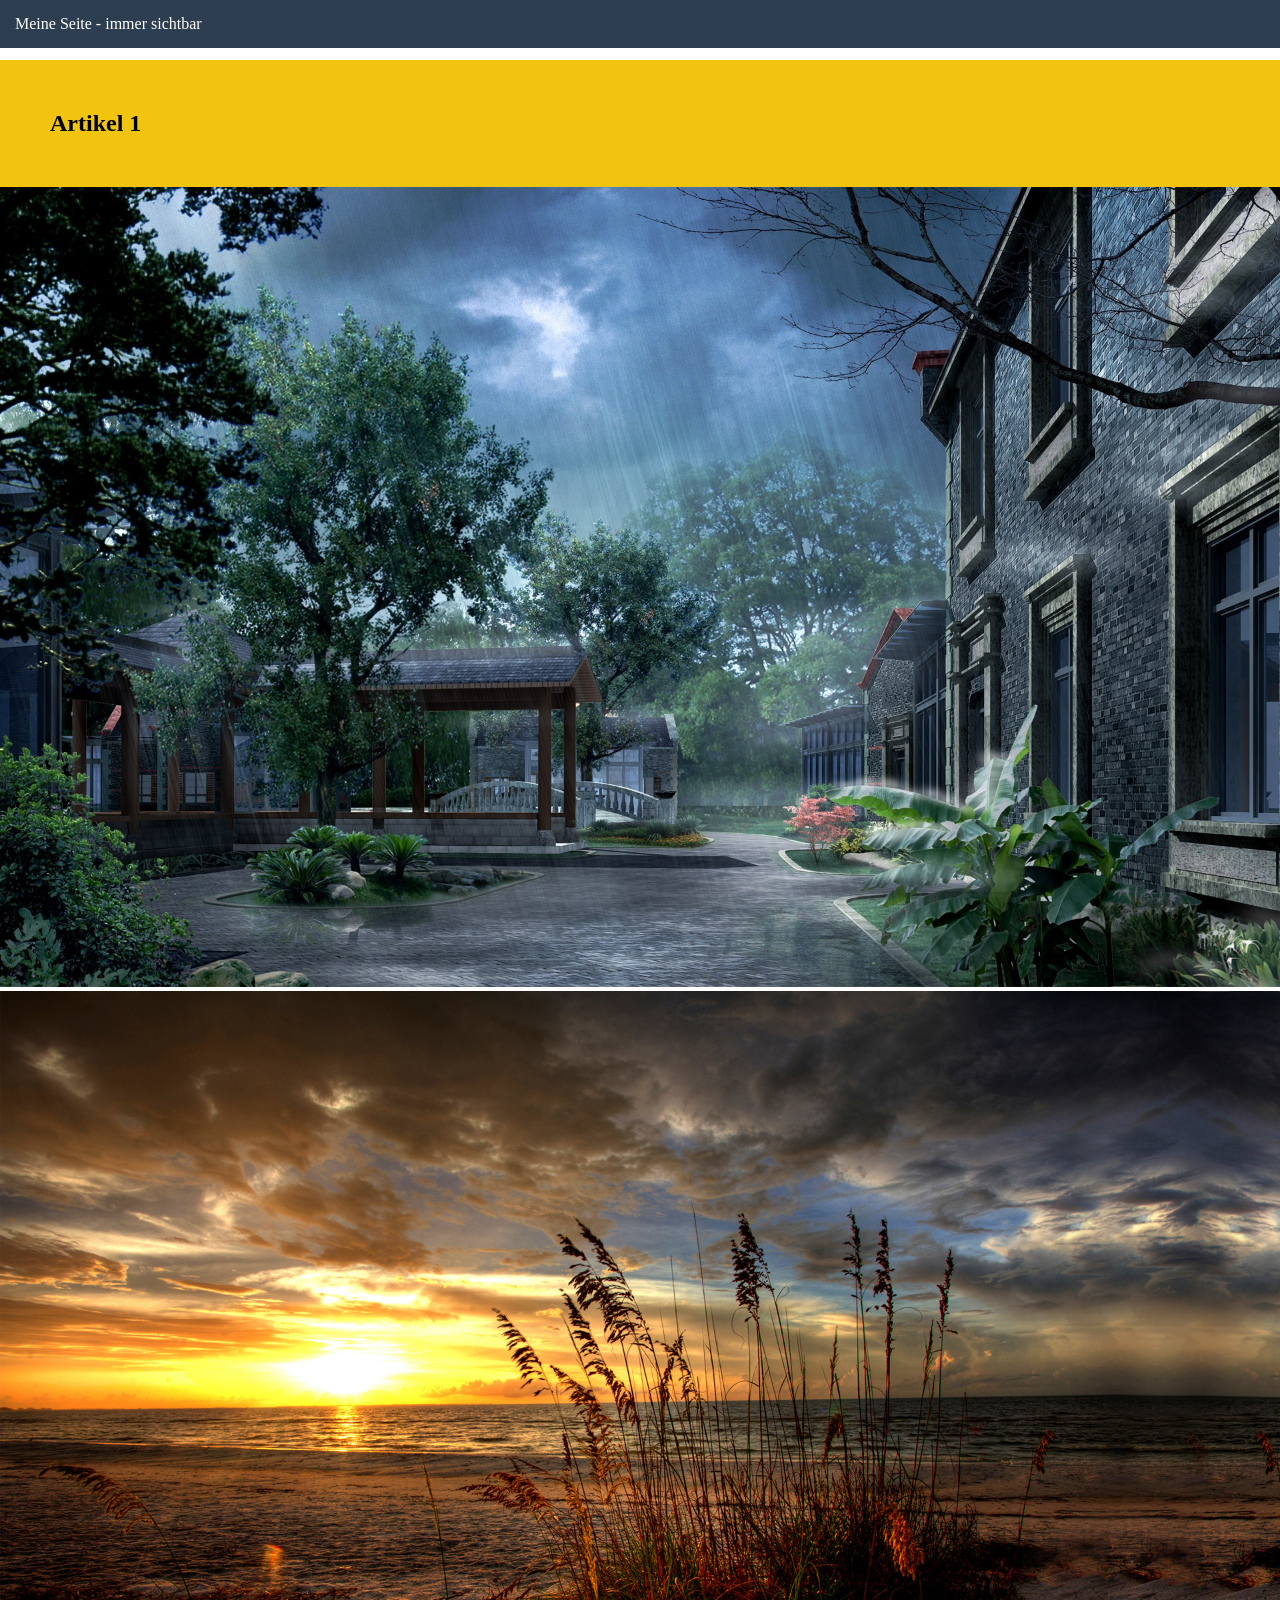
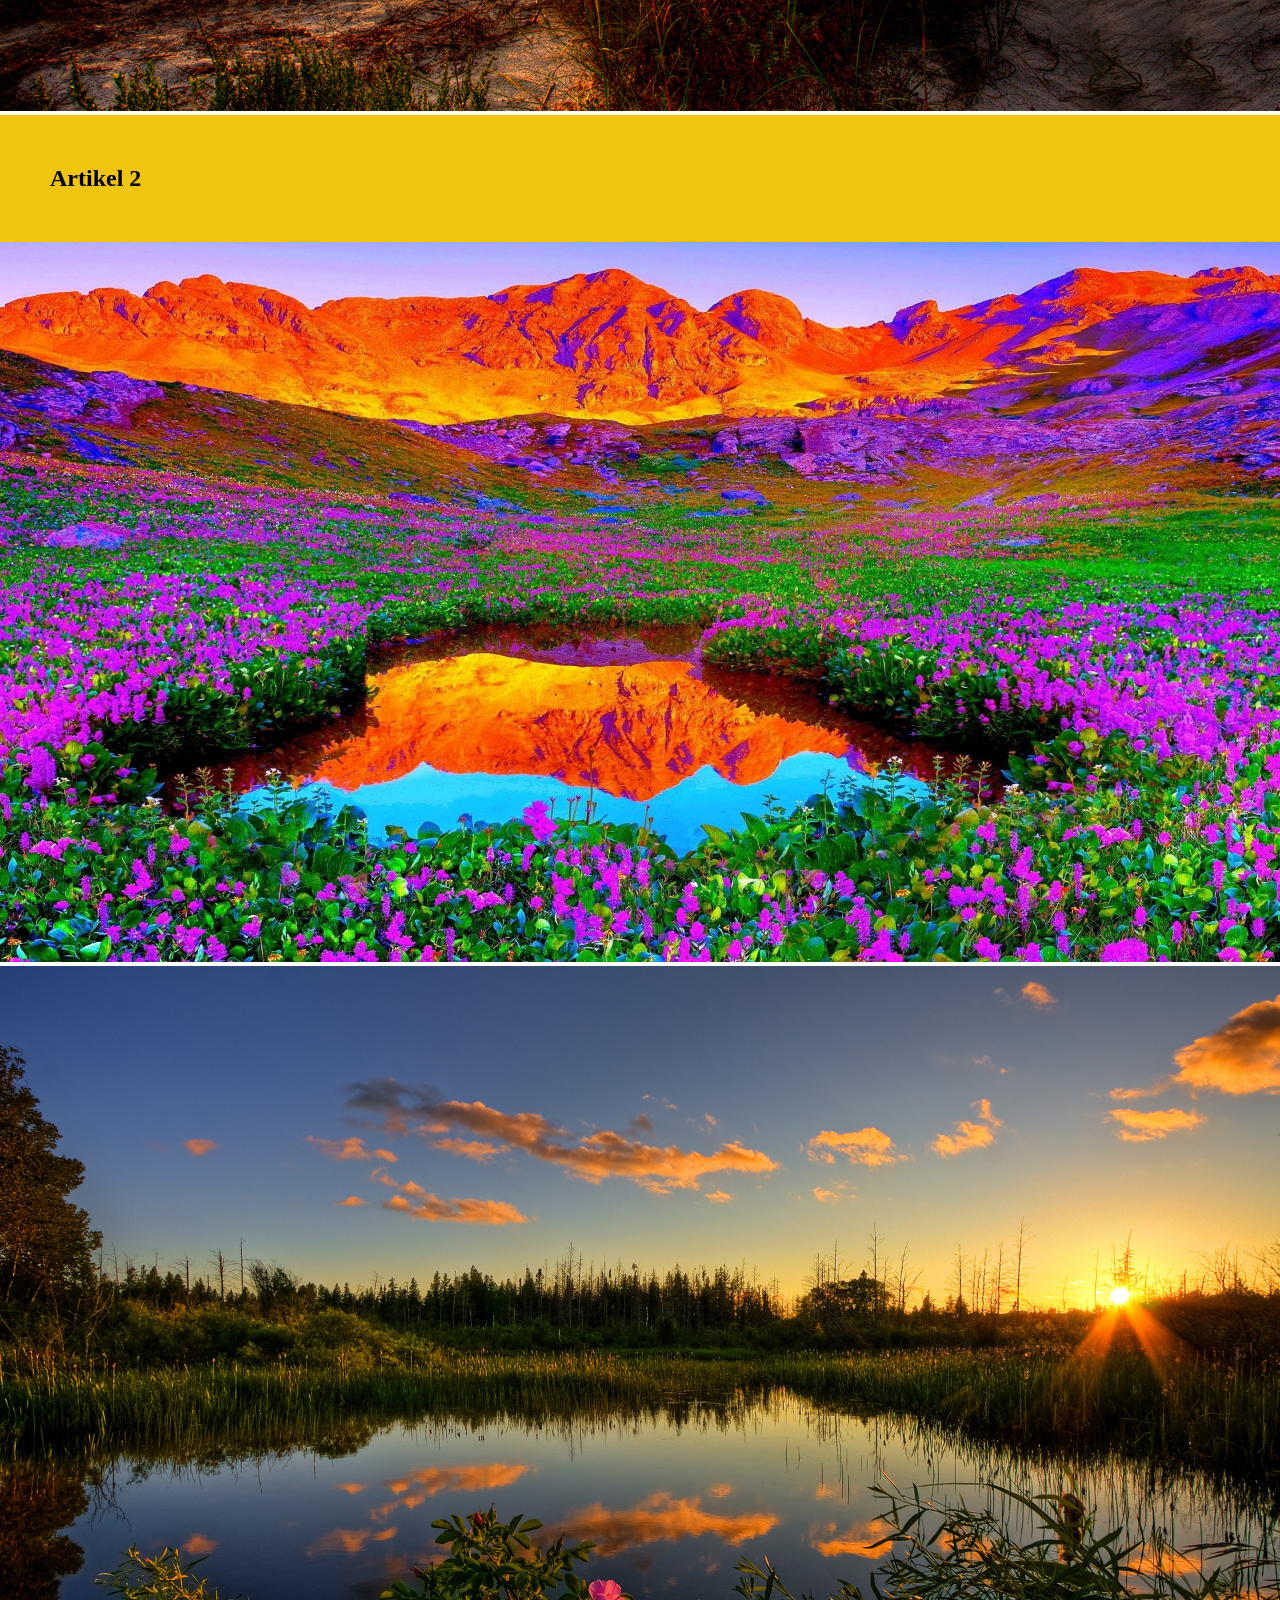
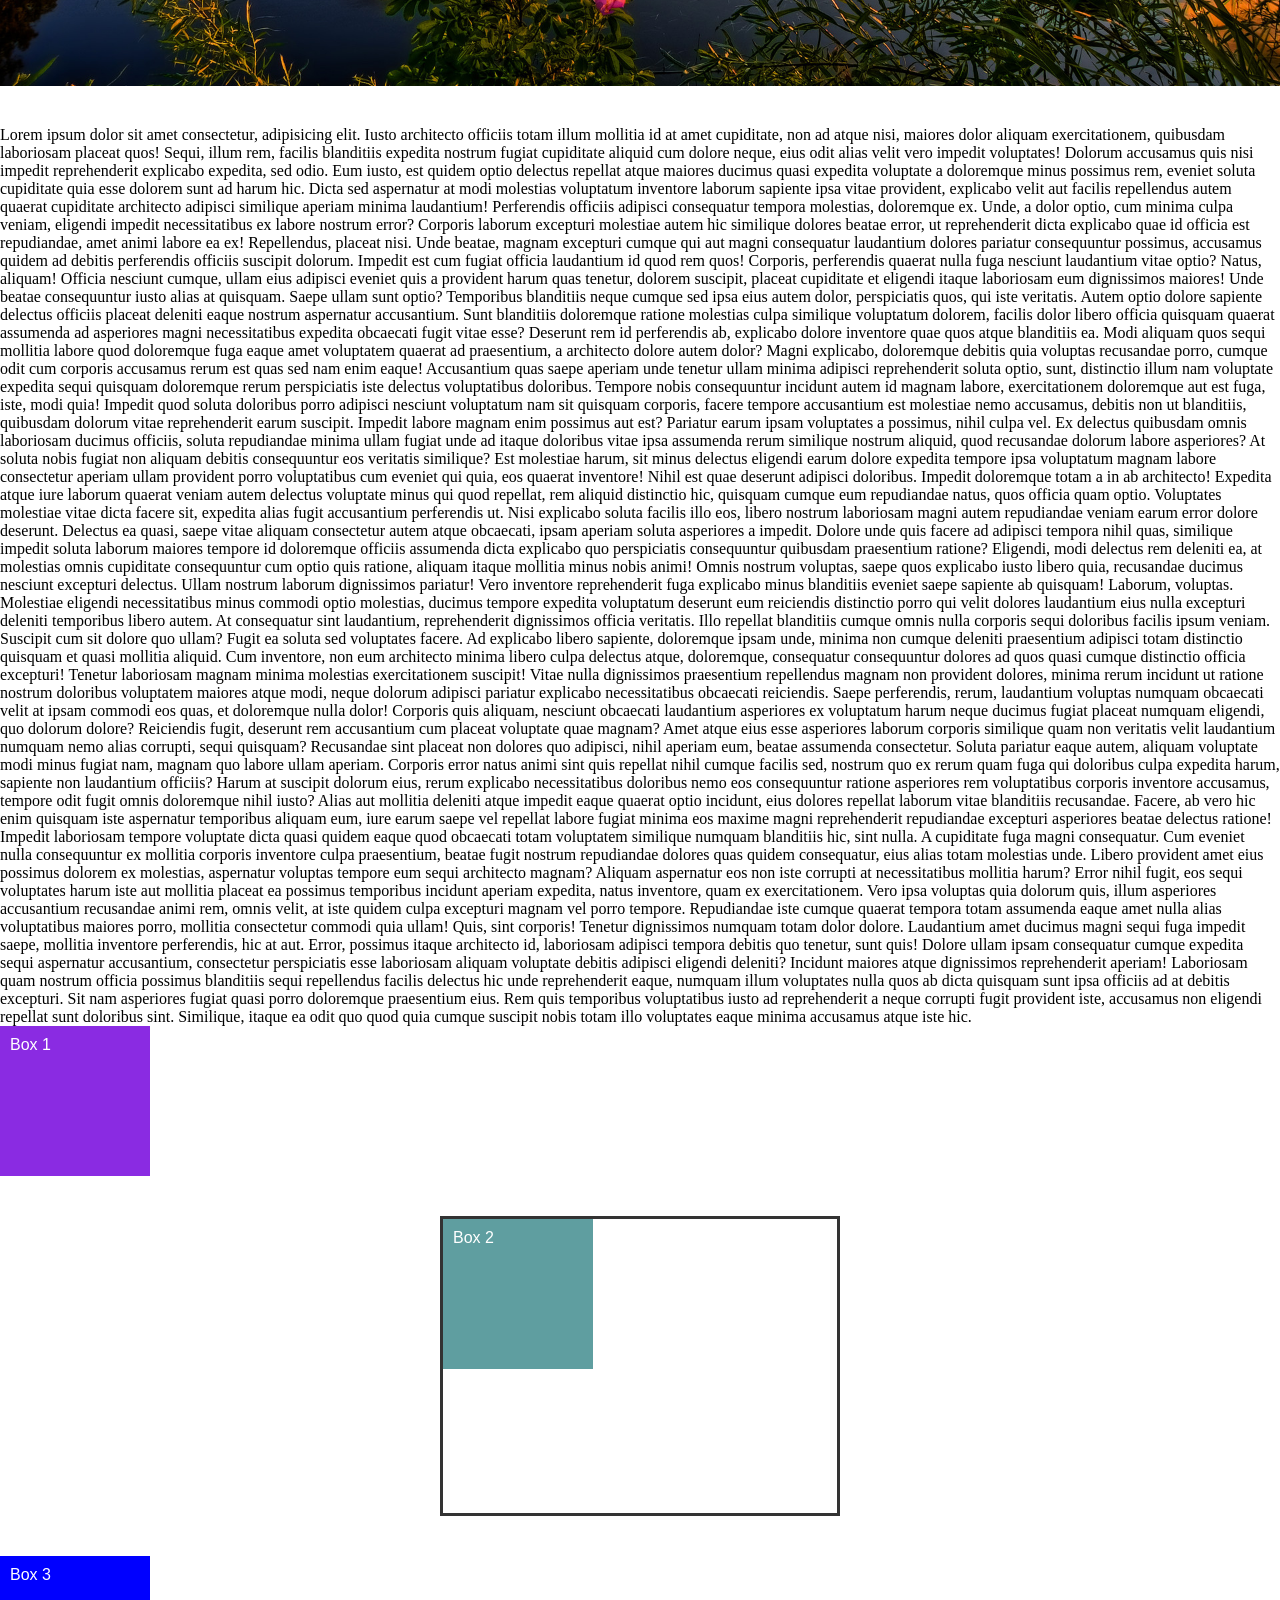
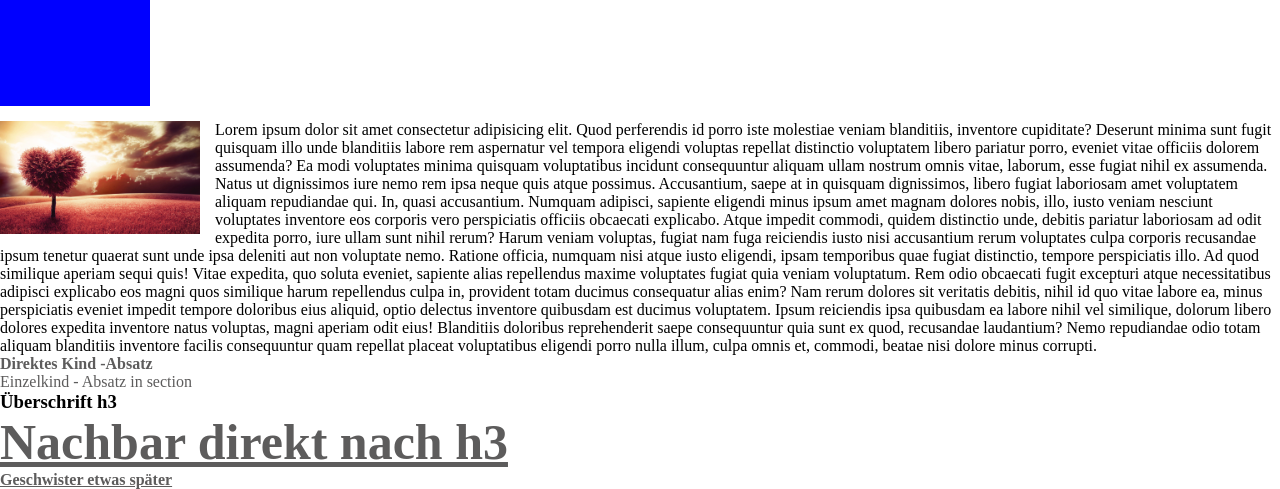
<file: Webp1/Tag04/index.html>
<!doctype html>
<html lang="de">
  <head>
    <meta charset="UTF-8" />
    <meta name="viewport" content="width=device-width, initial-scale=1.0" />
    <link rel="stylesheet" href="style.css" />
    <title>Tag 04</title>
  </head>
  <body>
    <header class="topbar">Meine Seite - immer sichtbar</header>
    <main>
      <section>
        <h2 class="sticky-title">Artikel 1</h2>
        <p>
          <img
            src="/Webp1/Tag04/img/34738-natur-hintergrundbilder-hd-1920x1200-fuer-iphone-5s.jpg"
            alt="P1"
          />
        </p>
        <p>
          <img
            src="/Webp1/Tag04/img/34743-natur-hintergrundbilder-hd-1920x1080-hd-1080p.jpg"
            alt="P2"
          />
        </p>
      </section>

      <section>
        <h2 class="sticky-title">Artikel 2</h2>
        <p>
          <img
            src="/Webp1/Tag04/img/34800-natur-hintergrundbilder-hd-1920x1080-fuer-macintosh.jpg"
            alt="P3"
          />
        </p>
        <p>
          <img
            src="/Webp1/Tag04/img/34850-large-natur-hintergrundbilder-hd-1920x1080-meizu.jpg"
            alt="P4"
          />
        </p>
      </section>
      <br /><br />
      <p>
        Lorem ipsum dolor sit amet consectetur, adipisicing elit. Iusto
        architecto officiis totam illum mollitia id at amet cupiditate, non ad
        atque nisi, maiores dolor aliquam exercitationem, quibusdam laboriosam
        placeat quos! Sequi, illum rem, facilis blanditiis expedita nostrum
        fugiat cupiditate aliquid cum dolore neque, eius odit alias velit vero
        impedit voluptates! Dolorum accusamus quis nisi impedit reprehenderit
        explicabo expedita, sed odio. Eum iusto, est quidem optio delectus
        repellat atque maiores ducimus quasi expedita voluptate a doloremque
        minus possimus rem, eveniet soluta cupiditate quia esse dolorem sunt ad
        harum hic. Dicta sed aspernatur at modi molestias voluptatum inventore
        laborum sapiente ipsa vitae provident, explicabo velit aut facilis
        repellendus autem quaerat cupiditate architecto adipisci similique
        aperiam minima laudantium! Perferendis officiis adipisci consequatur
        tempora molestias, doloremque ex. Unde, a dolor optio, cum minima culpa
        veniam, eligendi impedit necessitatibus ex labore nostrum error?
        Corporis laborum excepturi molestiae autem hic similique dolores beatae
        error, ut reprehenderit dicta explicabo quae id officia est repudiandae,
        amet animi labore ea ex! Repellendus, placeat nisi. Unde beatae, magnam
        excepturi cumque qui aut magni consequatur laudantium dolores pariatur
        consequuntur possimus, accusamus quidem ad debitis perferendis officiis
        suscipit dolorum. Impedit est cum fugiat officia laudantium id quod rem
        quos! Corporis, perferendis quaerat nulla fuga nesciunt laudantium vitae
        optio? Natus, aliquam! Officia nesciunt cumque, ullam eius adipisci
        eveniet quis a provident harum quas tenetur, dolorem suscipit, placeat
        cupiditate et eligendi itaque laboriosam eum dignissimos maiores! Unde
        beatae consequuntur iusto alias at quisquam. Saepe ullam sunt optio?
        Temporibus blanditiis neque cumque sed ipsa eius autem dolor,
        perspiciatis quos, qui iste veritatis. Autem optio dolore sapiente
        delectus officiis placeat deleniti eaque nostrum aspernatur accusantium.
        Sunt blanditiis doloremque ratione molestias culpa similique voluptatum
        dolorem, facilis dolor libero officia quisquam quaerat assumenda ad
        asperiores magni necessitatibus expedita obcaecati fugit vitae esse?
        Deserunt rem id perferendis ab, explicabo dolore inventore quae quos
        atque blanditiis ea. Modi aliquam quos sequi mollitia labore quod
        doloremque fuga eaque amet voluptatem quaerat ad praesentium, a
        architecto dolore autem dolor? Magni explicabo, doloremque debitis quia
        voluptas recusandae porro, cumque odit cum corporis accusamus rerum est
        quas sed nam enim eaque! Accusantium quas saepe aperiam unde tenetur
        ullam minima adipisci reprehenderit soluta optio, sunt, distinctio illum
        nam voluptate expedita sequi quisquam doloremque rerum perspiciatis iste
        delectus voluptatibus doloribus. Tempore nobis consequuntur incidunt
        autem id magnam labore, exercitationem doloremque aut est fuga, iste,
        modi quia! Impedit quod soluta doloribus porro adipisci nesciunt
        voluptatum nam sit quisquam corporis, facere tempore accusantium est
        molestiae nemo accusamus, debitis non ut blanditiis, quibusdam dolorum
        vitae reprehenderit earum suscipit. Impedit labore magnam enim possimus
        aut est? Pariatur earum ipsam voluptates a possimus, nihil culpa vel. Ex
        delectus quibusdam omnis laboriosam ducimus officiis, soluta repudiandae
        minima ullam fugiat unde ad itaque doloribus vitae ipsa assumenda rerum
        similique nostrum aliquid, quod recusandae dolorum labore asperiores? At
        soluta nobis fugiat non aliquam debitis consequuntur eos veritatis
        similique? Est molestiae harum, sit minus delectus eligendi earum dolore
        expedita tempore ipsa voluptatum magnam labore consectetur aperiam ullam
        provident porro voluptatibus cum eveniet qui quia, eos quaerat
        inventore! Nihil est quae deserunt adipisci doloribus. Impedit
        doloremque totam a in ab architecto! Expedita atque iure laborum quaerat
        veniam autem delectus voluptate minus qui quod repellat, rem aliquid
        distinctio hic, quisquam cumque eum repudiandae natus, quos officia quam
        optio. Voluptates molestiae vitae dicta facere sit, expedita alias fugit
        accusantium perferendis ut. Nisi explicabo soluta facilis illo eos,
        libero nostrum laboriosam magni autem repudiandae veniam earum error
        dolore deserunt. Delectus ea quasi, saepe vitae aliquam consectetur
        autem atque obcaecati, ipsam aperiam soluta asperiores a impedit. Dolore
        unde quis facere ad adipisci tempora nihil quas, similique impedit
        soluta laborum maiores tempore id doloremque officiis assumenda dicta
        explicabo quo perspiciatis consequuntur quibusdam praesentium ratione?
        Eligendi, modi delectus rem deleniti ea, at molestias omnis cupiditate
        consequuntur cum optio quis ratione, aliquam itaque mollitia minus nobis
        animi! Omnis nostrum voluptas, saepe quos explicabo iusto libero quia,
        recusandae ducimus nesciunt excepturi delectus. Ullam nostrum laborum
        dignissimos pariatur! Vero inventore reprehenderit fuga explicabo minus
        blanditiis eveniet saepe sapiente ab quisquam! Laborum, voluptas.
        Molestiae eligendi necessitatibus minus commodi optio molestias, ducimus
        tempore expedita voluptatum deserunt eum reiciendis distinctio porro qui
        velit dolores laudantium eius nulla excepturi deleniti temporibus libero
        autem. At consequatur sint laudantium, reprehenderit dignissimos officia
        veritatis. Illo repellat blanditiis cumque omnis nulla corporis sequi
        doloribus facilis ipsum veniam. Suscipit cum sit dolore quo ullam? Fugit
        ea soluta sed voluptates facere. Ad explicabo libero sapiente,
        doloremque ipsam unde, minima non cumque deleniti praesentium adipisci
        totam distinctio quisquam et quasi mollitia aliquid. Cum inventore, non
        eum architecto minima libero culpa delectus atque, doloremque,
        consequatur consequuntur dolores ad quos quasi cumque distinctio officia
        excepturi! Tenetur laboriosam magnam minima molestias exercitationem
        suscipit! Vitae nulla dignissimos praesentium repellendus magnam non
        provident dolores, minima rerum incidunt ut ratione nostrum doloribus
        voluptatem maiores atque modi, neque dolorum adipisci pariatur explicabo
        necessitatibus obcaecati reiciendis. Saepe perferendis, rerum,
        laudantium voluptas numquam obcaecati velit at ipsam commodi eos quas,
        et doloremque nulla dolor! Corporis quis aliquam, nesciunt obcaecati
        laudantium asperiores ex voluptatum harum neque ducimus fugiat placeat
        numquam eligendi, quo dolorum dolore? Reiciendis fugit, deserunt rem
        accusantium cum placeat voluptate quae magnam? Amet atque eius esse
        asperiores laborum corporis similique quam non veritatis velit
        laudantium numquam nemo alias corrupti, sequi quisquam? Recusandae sint
        placeat non dolores quo adipisci, nihil aperiam eum, beatae assumenda
        consectetur. Soluta pariatur eaque autem, aliquam voluptate modi minus
        fugiat nam, magnam quo labore ullam aperiam. Corporis error natus animi
        sint quis repellat nihil cumque facilis sed, nostrum quo ex rerum quam
        fuga qui doloribus culpa expedita harum, sapiente non laudantium
        officiis? Harum at suscipit dolorum eius, rerum explicabo necessitatibus
        doloribus nemo eos consequuntur ratione asperiores rem voluptatibus
        corporis inventore accusamus, tempore odit fugit omnis doloremque nihil
        iusto? Alias aut mollitia deleniti atque impedit eaque quaerat optio
        incidunt, eius dolores repellat laborum vitae blanditiis recusandae.
        Facere, ab vero hic enim quisquam iste aspernatur temporibus aliquam
        eum, iure earum saepe vel repellat labore fugiat minima eos maxime magni
        reprehenderit repudiandae excepturi asperiores beatae delectus ratione!
        Impedit laboriosam tempore voluptate dicta quasi quidem eaque quod
        obcaecati totam voluptatem similique numquam blanditiis hic, sint nulla.
        A cupiditate fuga magni consequatur. Cum eveniet nulla consequuntur ex
        mollitia corporis inventore culpa praesentium, beatae fugit nostrum
        repudiandae dolores quas quidem consequatur, eius alias totam molestias
        unde. Libero provident amet eius possimus dolorem ex molestias,
        aspernatur voluptas tempore eum sequi architecto magnam? Aliquam
        aspernatur eos non iste corrupti at necessitatibus mollitia harum? Error
        nihil fugit, eos sequi voluptates harum iste aut mollitia placeat ea
        possimus temporibus incidunt aperiam expedita, natus inventore, quam ex
        exercitationem. Vero ipsa voluptas quia dolorum quis, illum asperiores
        accusantium recusandae animi rem, omnis velit, at iste quidem culpa
        excepturi magnam vel porro tempore. Repudiandae iste cumque quaerat
        tempora totam assumenda eaque amet nulla alias voluptatibus maiores
        porro, mollitia consectetur commodi quia ullam! Quis, sint corporis!
        Tenetur dignissimos numquam totam dolor dolore. Laudantium amet ducimus
        magni sequi fuga impedit saepe, mollitia inventore perferendis, hic at
        aut. Error, possimus itaque architecto id, laboriosam adipisci tempora
        debitis quo tenetur, sunt quis! Dolore ullam ipsam consequatur cumque
        expedita sequi aspernatur accusantium, consectetur perspiciatis esse
        laboriosam aliquam voluptate debitis adipisci eligendi deleniti?
        Incidunt maiores atque dignissimos reprehenderit aperiam! Laboriosam
        quam nostrum officia possimus blanditiis sequi repellendus facilis
        delectus hic unde reprehenderit eaque, numquam illum voluptates nulla
        quos ab dicta quisquam sunt ipsa officiis ad at debitis excepturi. Sit
        nam asperiores fugiat quasi porro doloremque praesentium eius. Rem quis
        temporibus voluptatibus iusto ad reprehenderit a neque corrupti fugit
        provident iste, accusamus non eligendi repellat sunt doloribus sint.
        Similique, itaque ea odit quo quod quia cumque suscipit nobis totam illo
        voluptates eaque minima accusamus atque iste hic.
      </p>
    </main>
    <div class="box box1">Box 1</div>
    <div class="container">
      <div class="box box2">Box 2</div>
    </div>
    <div class="box box3">Box 3</div>

    <article class="artikelBildAbstand">
      <img
        class="float-img"
        src="/Webp1/Tag04/img/35070-tolle-natur-hintergrundbilder-hd-1920x1080-fuer-4k-monitor.jpg"
        alt="P5"
      />
      <p>
        Lorem ipsum dolor sit amet consectetur adipisicing elit. Quod
        perferendis id porro iste molestiae veniam blanditiis, inventore
        cupiditate? Deserunt minima sunt fugit quisquam illo unde blanditiis
        labore rem aspernatur vel tempora eligendi voluptas repellat distinctio
        voluptatem libero pariatur porro, eveniet vitae officiis dolorem
        assumenda? Ea modi voluptates minima quisquam voluptatibus incidunt
        consequuntur aliquam ullam nostrum omnis vitae, laborum, esse fugiat
        nihil ex assumenda. Natus ut dignissimos iure nemo rem ipsa neque quis
        atque possimus. Accusantium, saepe at in quisquam dignissimos, libero
        fugiat laboriosam amet voluptatem aliquam repudiandae qui. In, quasi
        accusantium. Numquam adipisci, sapiente eligendi minus ipsum amet magnam
        dolores nobis, illo, iusto veniam nesciunt voluptates inventore eos
        corporis vero perspiciatis officiis obcaecati explicabo. Atque impedit
        commodi, quidem distinctio unde, debitis pariatur laboriosam ad odit
        expedita porro, iure ullam sunt nihil rerum? Harum veniam voluptas,
        fugiat nam fuga reiciendis iusto nisi accusantium rerum voluptates culpa
        corporis recusandae ipsum tenetur quaerat sunt unde ipsa deleniti aut
        non voluptate nemo. Ratione officia, numquam nisi atque iusto eligendi,
        ipsam temporibus quae fugiat distinctio, tempore perspiciatis illo. Ad
        quod similique aperiam sequi quis! Vitae expedita, quo soluta eveniet,
        sapiente alias repellendus maxime voluptates fugiat quia veniam
        voluptatum. Rem odio obcaecati fugit excepturi atque necessitatibus
        adipisci explicabo eos magni quos similique harum repellendus culpa in,
        provident totam ducimus consequatur alias enim? Nam rerum dolores sit
        veritatis debitis, nihil id quo vitae labore ea, minus perspiciatis
        eveniet impedit tempore doloribus eius aliquid, optio delectus inventore
        quibusdam est ducimus voluptatem. Ipsum reiciendis ipsa quibusdam ea
        labore nihil vel similique, dolorum libero dolores expedita inventore
        natus voluptas, magni aperiam odit eius! Blanditiis doloribus
        reprehenderit saepe consequuntur quia sunt ex quod, recusandae
        laudantium? Nemo repudiandae odio totam aliquam blanditiis inventore
        facilis consequuntur quam repellat placeat voluptatibus eligendi porro
        nulla illum, culpa omnis et, commodi, beatae nisi dolore minus corrupti.
      </p>
    </article>

    <div class="stammbaum">
      <p>Direktes Kind -Absatz</p>
      <section>
        <p>Einzelkind - Absatz in section</p>
      </section>
      <h3>Überschrift h3</h3>
      <p>Nachbar direkt nach h3</p>
      <p>Geschwister etwas später</p>
    </div>

  </body>
</html>
</file>
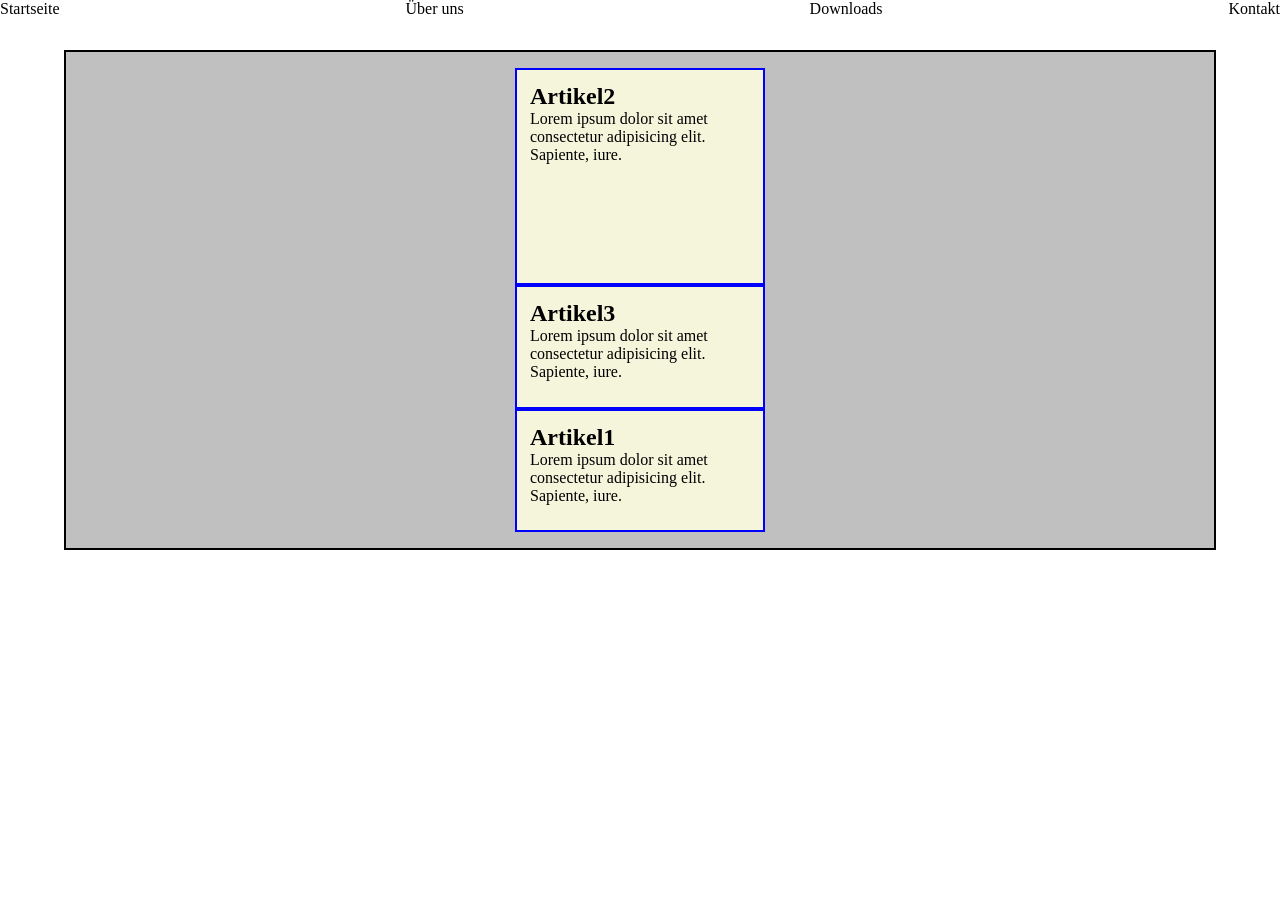
<file: Webp1/Tag05/index.html>
<!DOCTYPE html>
<html lang="de">
<head>
    <meta charset="UTF-8">
    <meta name="viewport" content="width=device-width, initial-scale=1.0">
    <link rel="stylesheet" href="style.css">
    <title>Flexbox</title>
</head>
<body>
    <nav>
        <ul>
            <li class="liright">Startseite</li>
            <li class="liright">Über uns</li>
            <li class="liright">Downloads</li>
            <li class="nach-rechts">Kontakt</li>
        </ul>
    </nav>
    <div class="flexcontainer">
        <article class="art1">
            <h2>Artikel1</h2>
            <p>
                Lorem ipsum dolor sit amet consectetur adipisicing elit. Sapiente, iure.                
            </p>
        </article>
        <article class="art2">
            <h2>Artikel2</h2>
            <p>
                Lorem ipsum dolor sit amet consectetur adipisicing elit. Sapiente, iure.
            </p>
        </article>
        <article class="art3">
            <h2>Artikel3</h2>
            <p>
                Lorem ipsum dolor sit amet consectetur adipisicing elit. Sapiente, iure.
            </p>
        </article>
    </div>
</body>
</html>
</file>
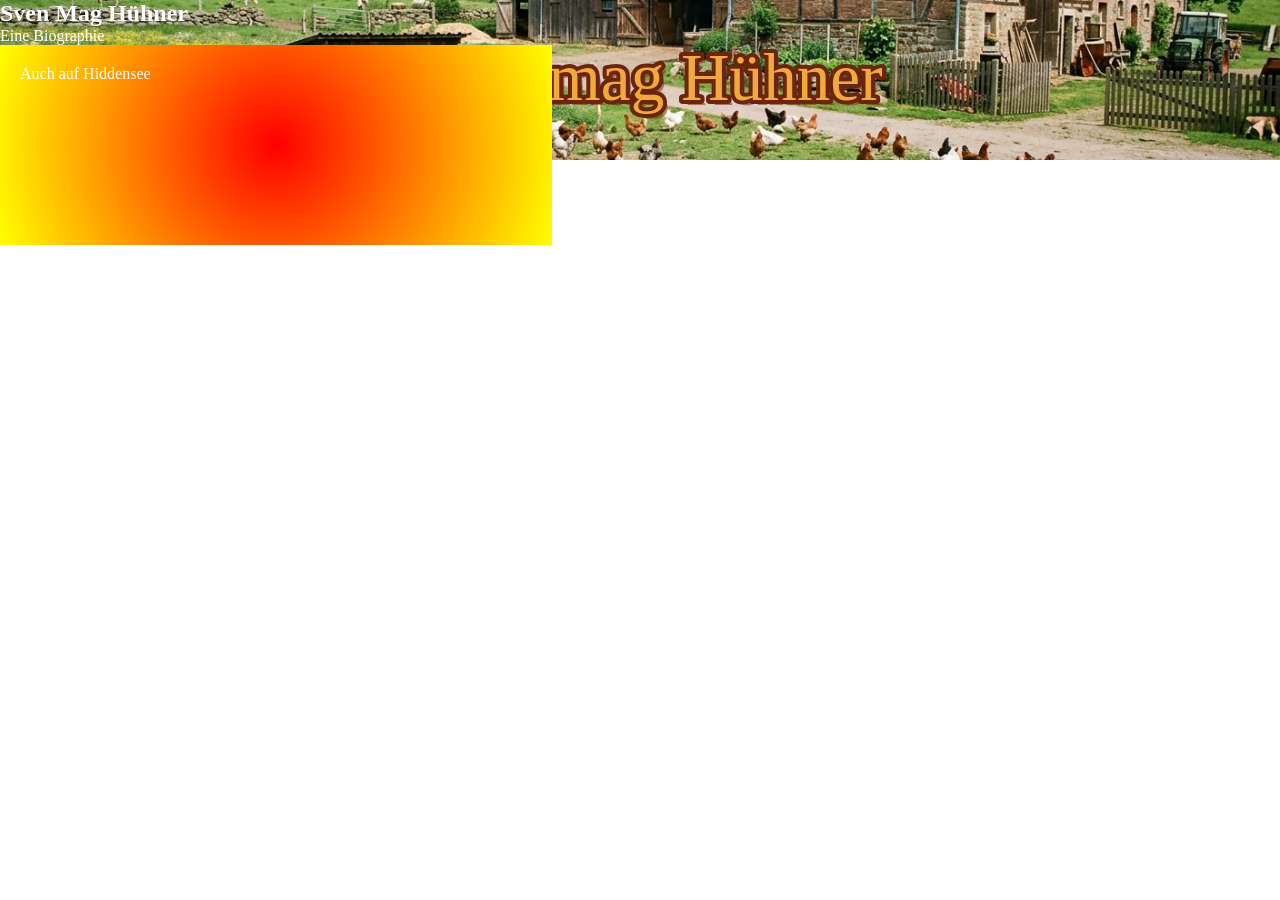
<file: Webp1/Tag06/index.html>
<!doctype html>
<html lang="de">
  <head>
    <meta charset="UTF-8" />
    <meta name="viewport" content="width=device-width, initial-scale=1.0" />
    <link rel="stylesheet" href="style.css" />
    <title>Document</title>
  </head>
  <body>
    <div class="hero">
      <h2>Sven Mag Hühner</h2>
      <p>Eine Biographie</p>

    <div class="karte">Auch auf Hiddensee</div>
    </div>
  </body>
</html>
</file>
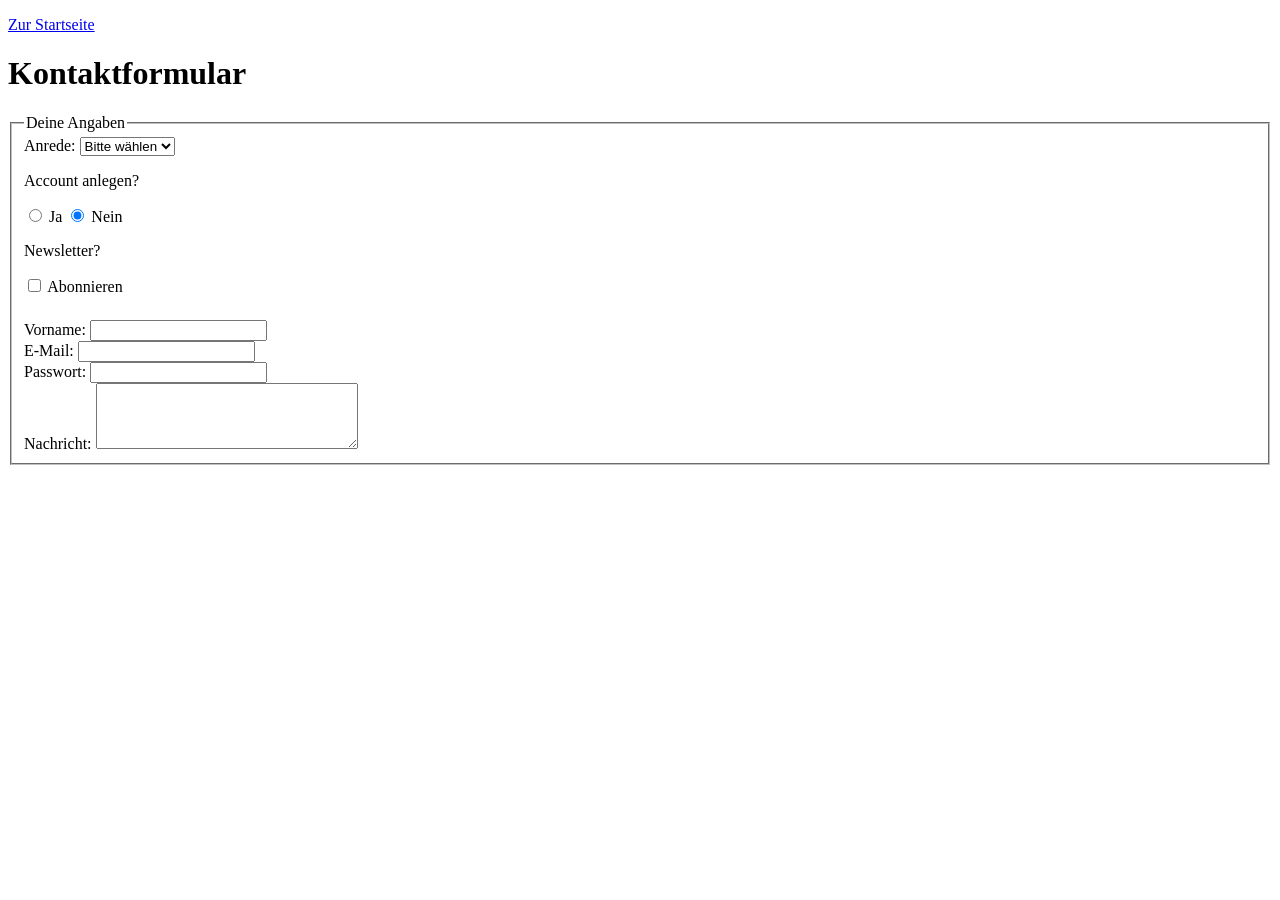
<file: Webp1/Tag03/pages/kontakt.html>
<!doctype html>
<html lang="de">
  <head>
    <meta charset="UTF-8" />
    <meta name="viewport" content="width=device-width, initial-scale=1.0" />
    <link rel="stylesheet" href="../style.css" />
    <title>Kontaktformular</title>
  </head>
  <body>
    <p><a href="/Webp1/Tag03/index.html">Zur Startseite</a></p>
    <h1>Kontaktformular</h1>

    <form action="">
      <fieldset>
        <legend>Deine Angaben</legend>
        <label for="anrede">Anrede:</label>
        <select name="anrede" id="anrede">
          <option value="auswahl">Bitte wählen</option>
          <option value="frau">Frau</option>
          <option value="herr">Herr</option>
          <option value="divers">Divers</option>
        </select>
        <br />
        <p>Account anlegen?</p>
        <input type="radio" name="account" id="ja" value="ja" />
        <label for="ja">Ja</label>
        <input type="radio" name="account" id="nein" value="nein" checked />
        <label for="nein">Nein</label>
        <br />
        <p>Newsletter?</p>
        <input type="checkbox" name="newsletter" id="ja" value="ja" />
        <label for="ja">Abonnieren</label>
        <br />
        <label for="vorname">Vorname:</label>
        <input
          type="text"
          id="vorname"
          name="vorname"
          style="margin-top: 24px"
        />
        <br />
        <label for="email">E-Mail:</label>
        <input type="email" id="email" name="email" required />
        <br />
        <label for="pw">Passwort:</label>
        <input type="password" id="pw" name="password" />
        <br />
        <label for="nachricht">Nachricht:</label>
        <textarea name="nachricht" id="nachricht" rows="4" cols="30"></textarea>
      </fieldset>
    </form>
  </body>
</html>
</file>
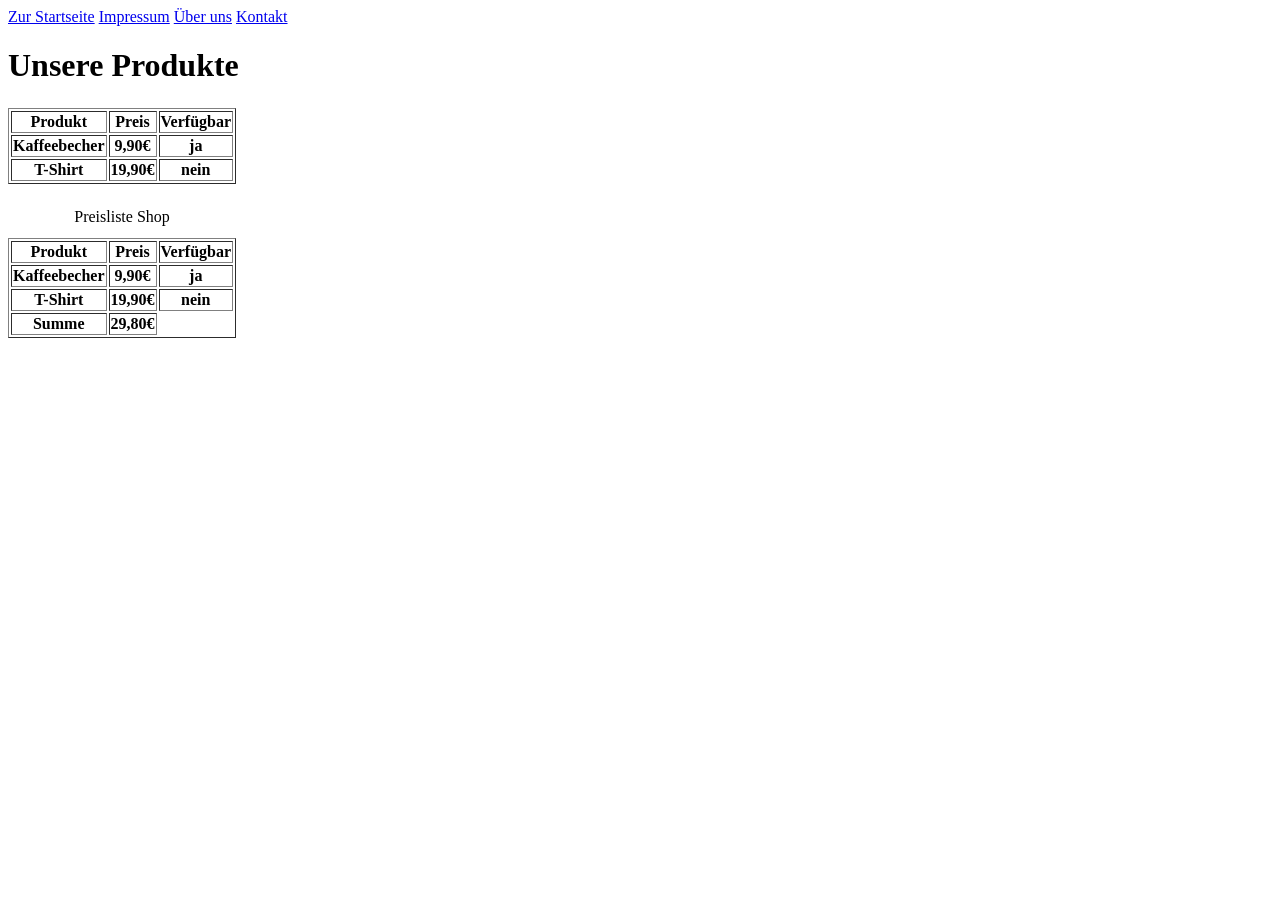
<file: Webp1/Tag03/pages/produkt.html>
<!doctype html>
<html lang="de">
  <head>
    <meta charset="UTF-8" />
    <meta name="viewport" content="width=device-width, initial-scale=1.0" />
    <link rel="stylesheet" href="../style.css" />
    <title>Produkte</title>
  </head>
  <body>
    <a href="../index.html">Zur Startseite</a>
    <a href="impressum.html">Impressum</a>
    <a href="ueber-uns.html">Über uns</a>
    <a href="pages/kontakt.html">Kontakt</a>

    <h1>Unsere Produkte</h1>

    <table border="1" style="margin-top: 24px;">
      <tr>
        <th>Produkt</th>
        <th>Preis</th>
        <th>Verfügbar</th>
      </tr>
      <tr>
        <th>Kaffeebecher</th>
        <th>9,90€</th>
        <th>ja</th>
      </tr>
      <tr>
        <th>T-Shirt</th>
        <th>19,90€</th>
        <th>nein</th>
      </tr>

    </table>
    <table border="1" style="margin-top: 24px;">
      <caption style="margin-bottom: 12px;">
        Preisliste Shop
      </caption>
      <thead>
        <tr>
          <th>Produkt</th>
          <th>Preis</th>
          <th>Verfügbar</th>
        </tr>
      </thead>
      <tbody>
        <tr>
          <th>Kaffeebecher</th>
          <th>9,90€</th>
          <th>ja</th>
        </tr>
        <tr>
          <th>T-Shirt</th>
          <th>19,90€</th>
          <th>nein</th>
        </tr>
      </tbody>
      <tfoot>
        <tr>
          <th>Summe</th>
          <th>29,80€</th>
        </tr>
      </tfoot>
    </table>

  </body>
</html>
</file>
<file: Webp1/Projekt_Pizza/style.css>
/* Color Tokens */
:root {
  --night: #1c1411;
  --night2: #2a1d17;
  --red: #d8382b;
  --red-d: #a3271e;
  --red-hover: #e64a3c;
  --gold: #f4a51c;
  --cream: #f3e6cf;
  --ink: #1c1410;
  --shadow: 6px 6px 0 var(--ink);
}

* {
  box-sizing: border-box;
}

body {
  margin: 0;
  padding: 20px;
  background-color: var(--night);
  font-family: Arial, sans-serif;
  color: var(--cream);
}

/* Radio Buttons ausblenden */
.v-radio {
  display: none;
}

/* Header Bar - Flexbox Layout */
.topbar {
  display: flex;
  justify-content: space-between;
  align-items: center;
  flex-wrap: wrap;
  gap: 16px;
  padding: 16px 20px;
  margin-bottom: 20px;
  background: var(--night2);
  border-radius: 12px;
  border: 2px solid var(--gold);
}

.brand {
  display: flex;
  align-items: center;
  gap: 16px;
}

.brand_logo {
  width: 58px;
  height: 58px;
  border-radius: 50%;
  border: 3px solid var(--gold);
  object-fit: cover;
}

.brand-text {
  display: flex;
  flex-direction: column;
}

.brand strong {
  font-family: "Arial Black", Impact, sans-serif;
  font-size: 22px;
  text-transform: uppercase;
  color: var(--cream);
}

.brand small {
  color: var(--gold);
  font-weight: 700;
}

.tabs {
  display: flex;
  flex-wrap: wrap;
  gap: 8px;
}

.tab {
  cursor: pointer;
  padding: 9px 18px;
  border-radius: 999px;
  font-weight: 800;
  text-transform: uppercase;
  color: var(--cream);
  background: var(--night);
  border: 2px solid var(--gold);
  transition: background 0.2s ease, transform 0.1s ease;
}

.tab:hover {
  transform: translateY(-2px);
  background: var(--night2);
}

/* Tab Anzeige-Umschaltung */
.panel {
  display: none;
}

#view_salate:checked ~ .app .panel-salate,
#view_pizzas:checked ~ .app .panel-pizzas,
#view_snacks:checked ~ .app .panel-snacks,
#view_desserts:checked ~ .app .panel-desserts,
#view_getraenke:checked ~ .app .panel-getraenke {
  display: block;
}

/* Aktiver Tab Highlight */
#view_salate:checked ~ .app .tab[for="view_salate"],
#view_pizzas:checked ~ .app .tab[for="view_pizzas"],
#view_snacks:checked ~ .app .tab[for="view_snacks"],
#view_desserts:checked ~ .app .tab[for="view_desserts"],
#view_getraenke:checked ~ .app .tab[for="view_getraenke"] {
  background: var(--red);
  color: var(--cream);
  border-color: var(--red-d);
}

/* Header Banners */
.panel-banner {
  width: 100%;
  height: 180px;
  background-repeat: no-repeat;
  background-size: 100% 100%;
  background-position: center;
  border-radius: 12px;
  border: 2px solid var(--gold);
}

.salat-bild {
  background-image: url("pizza_bude_assets_complete/marvins_pizza_bude_assets/salate/salate_header.jpg");
}

.pizzen-bild {
  background-image: url("pizza_bude_assets_complete/marvins_pizza_bude_assets/pizzas/unsere_pizzen_header.jpg");
}

.snacks-bild {
  background-image: url("pizza_bude_assets_complete/marvins_pizza_bude_assets/snacks/snacks_header.jpg");
}

.desserts-bild {
  background-image: url("pizza_bude_assets_complete/marvins_pizza_bude_assets/desserts/desserts_header.jpg");
}

.getraenke-bild {
  background-image: url("pizza_bude_assets_complete/marvins_pizza_bude_assets/getraenke/getraenke_header.jpg");
}

/* Layout Grid */
.layout-grid {
  display: grid;
  grid-template-columns: 1fr 300px;
  gap: 20px;
  margin-top: 24px;
  align-items: start;
}

/* Product Grid */
.product-grid {
  display: grid;
  grid-template-columns: repeat(3, 1fr);
  gap: 16px;
}

/* Cards & Hover Effect */
.card {
  background: var(--cream);
  border: 3px solid var(--ink);
  border-radius: 16px;
  overflow: hidden;
  box-shadow: 4px 4px 0 var(--ink);
  display: flex;
  flex-direction: column;
  transition: transform 0.2s ease, box-shadow 0.2s ease, border-color 0.2s ease;
}

.card:hover {
  transform: translateY(-4px);
  box-shadow: 8px 8px 0 var(--ink);
  border-color: var(--gold);
}

.card-img {
  width: 100%;
  height: 160px;
  object-fit: cover;
  border-bottom: 3px solid var(--ink);
}

.card-body {
  padding: 12px;
  display: flex;
  flex-direction: column;
  flex-grow: 1;
  color: var(--ink);
}

.card-body h3 {
  margin: 0 0 4px 0;
  font-size: 16px;
  color: var(--ink);
}

.card-body p {
  margin: 0 0 12px 0;
  font-size: 12px;
  color: #555;
  flex-grow: 1;
}

.card-footer {
  display: flex;
  justify-content: space-between;
  align-items: center;
  gap: 8px;
  margin-top: auto;
}

.price {
  font-weight: 800;
  font-size: 16px;
  color: var(--red);
}

/* HTML/CSS Hinzufügen Button (Exakte Optik Vorlage Bild 2) */
.btn-add {
  display: inline-flex;
  align-items: center;
  justify-content: center;
  background-color: var(--red);
  color: #ffffff;
  font-weight: bold;
  font-size: 13px;
  text-decoration: none;
  padding: 6px 14px;
  border: 2px solid var(--ink);
  border-radius: 8px;
  cursor: pointer;
  transition: background-color 0.15s ease, transform 0.15s ease;
}

.btn-add:hover {
  background-color: var(--red-hover);
  transform: translateY(-1px);
}

.btn-add:active {
  transform: translateY(0);
}

/* Warenkorb-Sidebar */
.cart-sidebar {
  position: relative;
  margin-top: -20px;
}

.cart-badge-img img {
  width: 140px;
  display: block;
  margin: 0 auto -12px auto;
  position: relative;
  z-index: 2;
}

.cart-box {
  background: var(--cream);
  border: 3px solid var(--ink);
  border-radius: 16px;
  padding: 16px;
  box-shadow: var(--shadow);
  color: var(--ink);
}

.cart-empty-msg {
  font-size: 13px;
  color: #777;
  font-style: italic;
  margin-bottom: 12px;
  text-align: center;
}

.cart-info-row {
  display: flex;
  justify-content: space-between;
  font-size: 13px;
  margin-top: 6px;
}

.cart-divider {
  border: none;
  border-top: 2px solid var(--ink);
  margin: 12px 0;
}

.cart-total {
  font-size: 16px;
  margin-bottom: 12px;
}

.btn-checkout {
  width: 100%;
  background: var(--red);
  color: var(--cream);
  border: 2px solid var(--ink);
  border-radius: 8px;
  padding: 10px;
  font-weight: 800;
  font-size: 14px;
  text-transform: uppercase;
  cursor: pointer;
}

.btn-checkout:hover:not(:disabled) {
  background: var(--red-hover);
  box-shadow: 2px 2px 0 var(--ink);
}

.btn-checkout:disabled {
  background: #888;
  cursor: not-allowed;
  opacity: 0.7;
}

/* Footer Info Badges */
.info-footer {
  margin-top: 40px;
  padding-top: 20px;
  border-top: 2px solid var(--gold);
}

.info-badges {
  display: flex;
  flex-wrap: wrap;
  justify-content: center;
  gap: 12px;
}

.info-badges img {
  height: 40px;
  border-radius: 6px;
  border: 1px solid var(--gold);
}
</file>
<file: Webp1/Tag01/style.css>
* {
  margin: 0px;
  font-family: "Gill Sans", "Gill Sans MT", Calibri, "Trebuchet MS", sans-serif;
}

h2 {
  font-size: 50px;
}
</file>
<file: Webp1/Tag02/style.css>
* {
  margin: 0px;
}

hr {
  margin: 10px 0px 10px 0px;
}

body {
    background-color: aqua;
}

.hinweis {
  background-color: blueviolet;
}

.wichtig {
  color: white;
  background-color: black;
}

.whyCoffe{
    margin: 20px;
}
</file>
<file: Webp1/Tag03/style.css>
html{
    scroll-behavior: smooth;
}
</file>
<file: Webp1/Tag04/style.css>
* {
  margin: 0px;
  padding: 0px;
  box-sizing: border-box;
}

.box {
  width: 150px;
  height: 150px;
  color: #fff;
  font-family: sans-serif;
  padding: 10px;
}

/* Standard - muss man nicht schreiben, macht aber sichtbar, was static bedeutet */
/*.box2{
    position: static;
}*/

.topbar {
  position: fixed;
  top: 0px;
  left: 0px;
  width: 100%;
  background-color: #2c3e50;
  color: #fff;
  padding: 15px;
  z-index: 1000;
}

main {
  margin-top: 60px;
}

.sticky-title {
  position: sticky;
  top: 10px;
  background: #f1c40f;
  padding: 50px;
}

.container {
  position: relative; /* WICHTIG: macht den Container zum Bezugspunkt */
  width: 400px;
  height: 300px;
  border: 3px solid #333;
  margin: 40px auto;
}

/* .box2 {
  position: absolute;
  top: 20px;
  right: 20px;
  background-color: cadetblue;
} */

.box1 {
  background-color: blueviolet;
  position: relative;
  z-index: 2; /* liegt oben  */
}

.box2 {
  background-color: cadetblue;
  position: relative;
  z-index: 1;
}

.box3 {
  background-color: blue;
  position: relative;
  z-index: -1; /* lieght hinten */
}

img {
  max-width: 100%;
  height: auto;
}

.artikelBildAbstand {
  margin-top: 15px;
}

.float-img {
  float: left;
  width: 200px;
  margin-right: 15px;
}

/* 1) Nachfahre E F (Leerzeichen) : ALLE p unterhalb von .stammbaum
egal wie tief */
.stammbaum p {
    color: rgb(93, 92, 92);
}

/* 2) Kind E > F : nur DIREKTE kind-p innerhalb von .stammbaum (nicht in section)
*/
.stammbaum > p {
    font-weight: bold;
}

/* 3) Nachbar E + F : nur das p DIREKT nach h3 */
h3 + p {
    font-size: 50px;
}

/* Geschwister E ~ F : ALLE p nach h3 (auf gleicher Ebenes */

h3 ~ p {
    text-decoration: underline;
}
</file>
<file: Webp1/Tag05/style.css>
* {
  margin: 0px;
  padding: 0px;
  box-sizing: border-box;
}

.flexcontainer {
  width: 90%;
  height: 500px;
  margin: 2rem auto; /* 1rem = 16px, egal wo im DOM */
  padding: 1rem;
  border: 2px solid black;
  background-color: silver;
  display: flex; /* macht die Boxen nebeneinander (art1, art2, art3) */
  flex-direction: column; /* Standard - Waagerecht */
  flex-wrap: wrap; /* Umbruch erlauben */
  justify-content: center; /* Abstände zwischen (art1, art2, art3) */
  align-items: center;
}

.art1,
.art2,
.art3 {
  width: 250px;
  background-color: beige;
  border: 2px solid blue;
  padding: 13px;
}

.art1 {
  flex: 1;
  order: 3;
}

.art2 {
  flex: 2; /* Doppelter Platzanteil */
  order: 1; /* Bestimmt die Plätze */
}

.art3 {
  flex: 1;
  order: 2;
}

/* Perfekte Zentrierung */
.wrapper {
  border: 2px solid black;
  max-width: 35em;
  height: 15em;
  background-color: silver;
  margin: 0 auto;
  display: flex;
}

.wrapper h1 {
  margin: auto; /* Zentriert horizontal UND Vertikal */
}

/* Einen Menüpunkt nach rechts drücken */
nav ul {
  display: flex;
  list-style-type: none;
}

/*.nach-rechts {
  margin-left: auto; Schiebt genau dieses Item ganz nach rechts
} */

.liright {
  margin-right: auto;
}
</file>
<file: Webp1/Tag06/style.css>
* {
  margin: 0px;
}

.karte {
  width: 40%;
  height: 10rem;
  padding: 20px;
  color: white;

  /* Kurzform: Farbe - Bild - Repeat - Position / Size */
  background: #1b6ca8 url(img/images.jpg) no-repeat center / cover;
}

.hero {
  background:
    url(img/sven_mag_huehner_logo_umrandet.svg) no-repeat center,
    url(img/Bauernhof.jpg) no-repeat center / cover;
  width: 100%;
  height: 10rem;
  color: white;
}

.karte{
    /* Richtung mit "to ...." */
background: linear-gradient(to right, red, yellow);

/* Color-Stops: wo welche Farbe sitzt */
background: linear-gradient(red 20%, yellow 80%);

/* Harte Kante: gleiche Position für beide Farben */
background: linear-gradient(red 50%, yellow 50%);

/* Radialer Verlauf - Kreis von der Mitte nach außen */
background: radial-gradient(circle, red, yellow);
}
</file>
